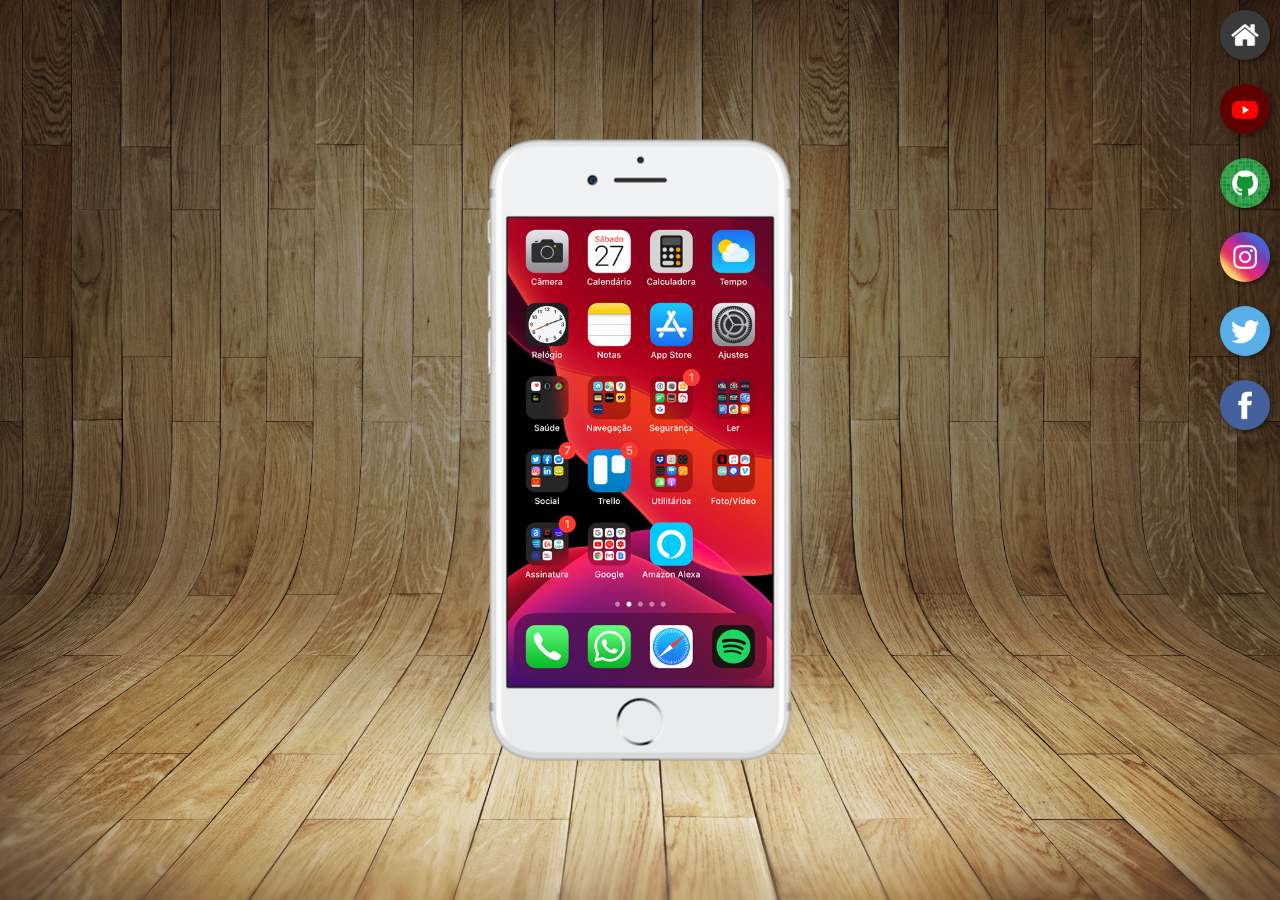
<file: index.html>
<!DOCTYPE html>
<html lang="pt-br">
<head>
    <meta charset="UTF-8">
    <meta http-equiv="X-UA-Compatible" content="IE=edge">
    <meta name="viewport" content="width=device-width, initial-scale=1.0">
    <link rel="shortcut icon" href="favicon.ico" type="îmage/x-icon">
    <link rel="stylesheet" href="estilos/style.css">

    <title>ProjetoRedeSocial</title>
</head>
<body>
    <main>
        <section id="telefone">
            <iframe name="tela" id="tela" src="home.html" frameborder="0"><p>Seu navegador não é compativel.</p></iframe>
        </section>
        <section id="redes-sociais">
            <a href="home.html" target="tela"><img src="imagens/logo-home.jpg" alt="Home"></a><br>
            <a href="youtube.html" target="tela"><img src="imagens/logo-youtube.jpg" alt="YouTube"></a><br>
            <a href="github.html" target="tela"><img src="imagens/logo-github.jpg" alt="GitHub"></a><br>
            <a href="instagram.html" target="tela"><img src="imagens/logo-instagram.jpg" alt="Instagram"></a><br>
            <a href="twitter.html" target="tela"><img src="imagens/logo-twitter.jpg" alt="Twitter"></a><br>
            <a href="facebook.html" target="tela"><img src="imagens/logo-facebook.jpg" alt="Facebook"></a>
        </section>
    </main>
</body>
</html>
</file>
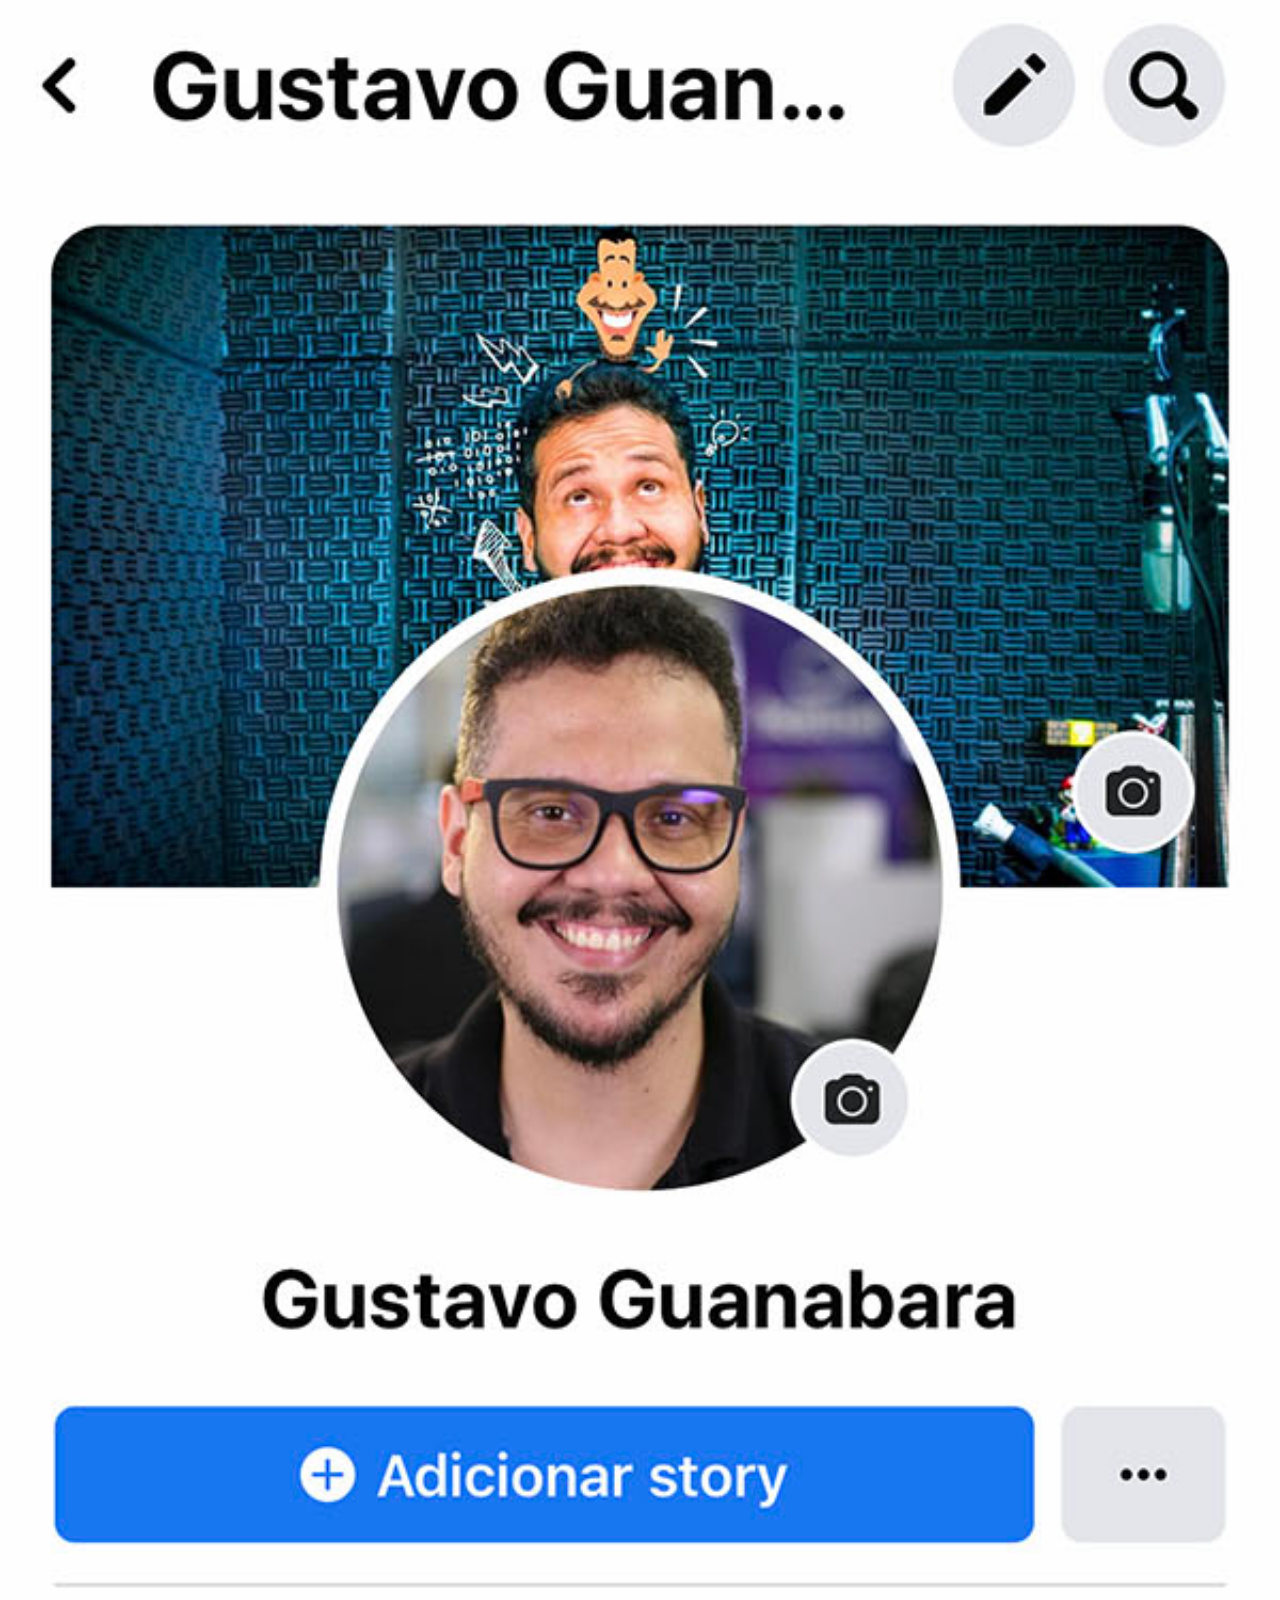
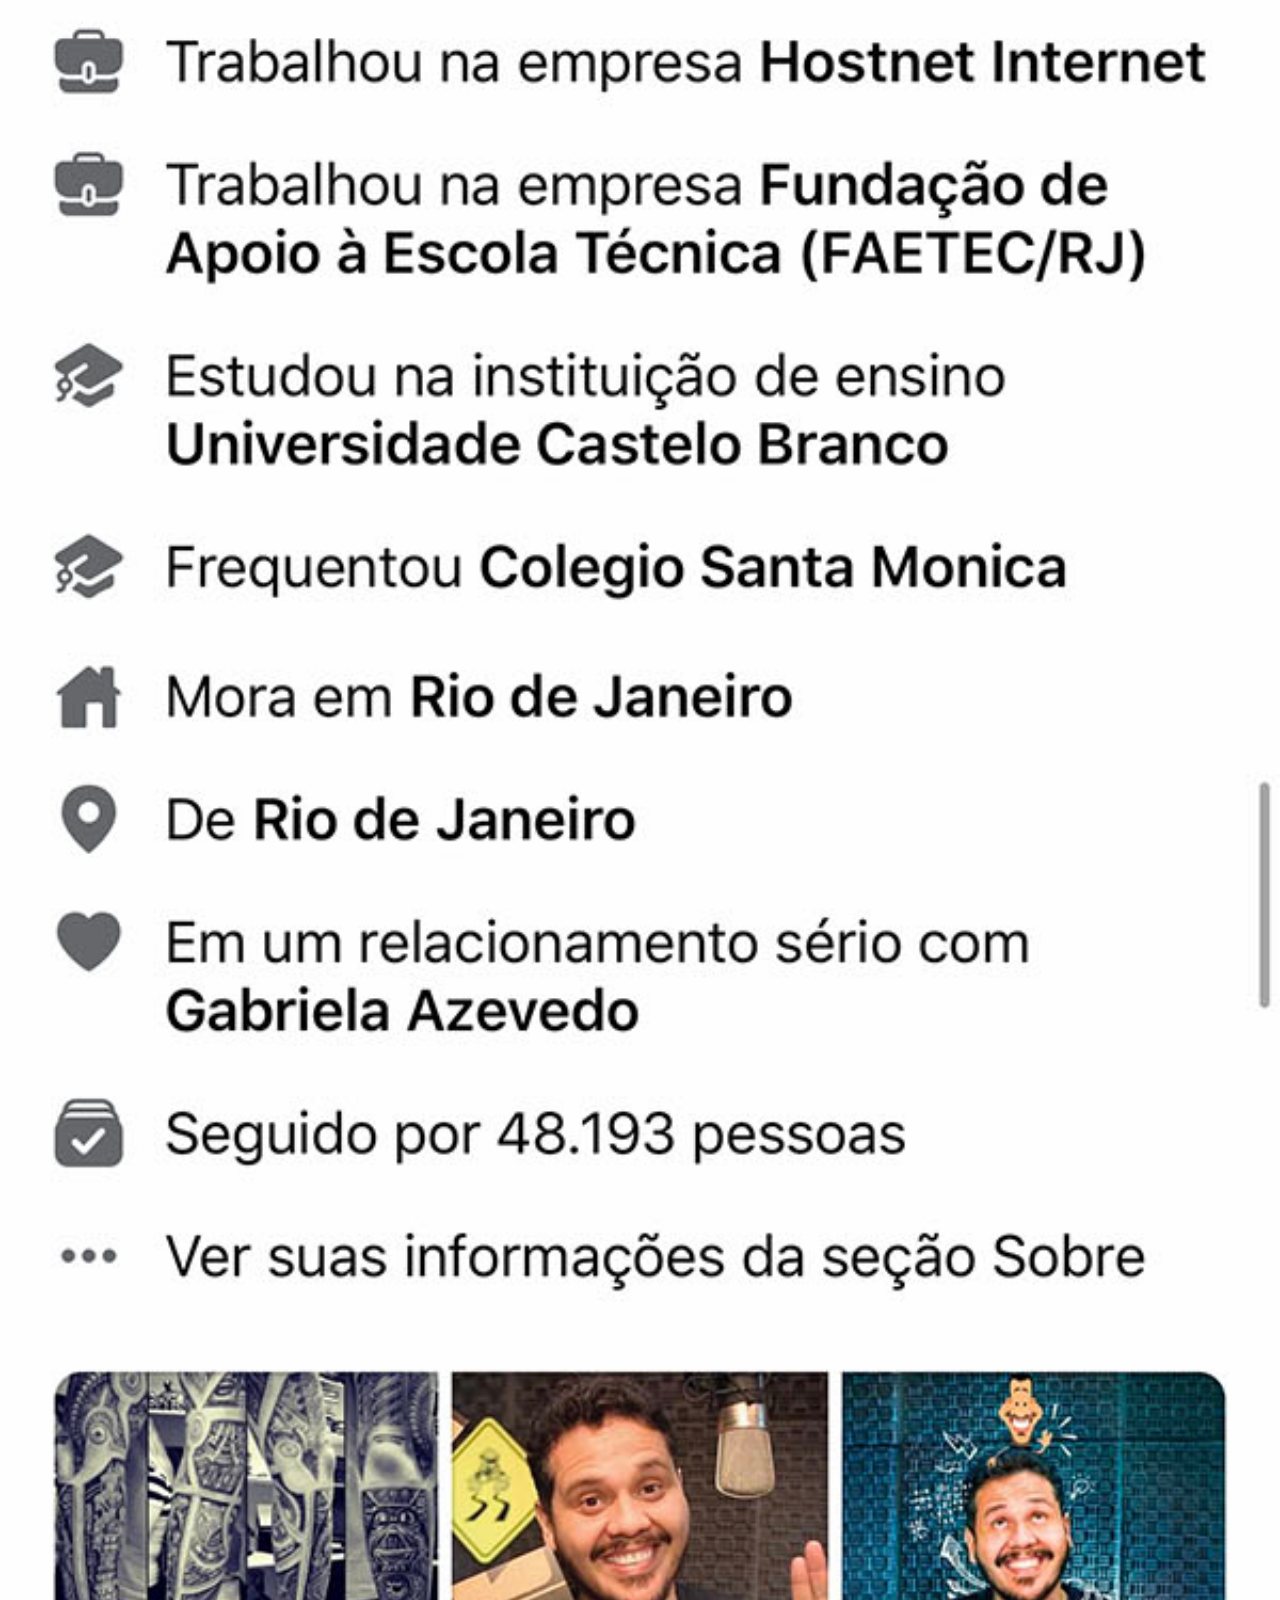
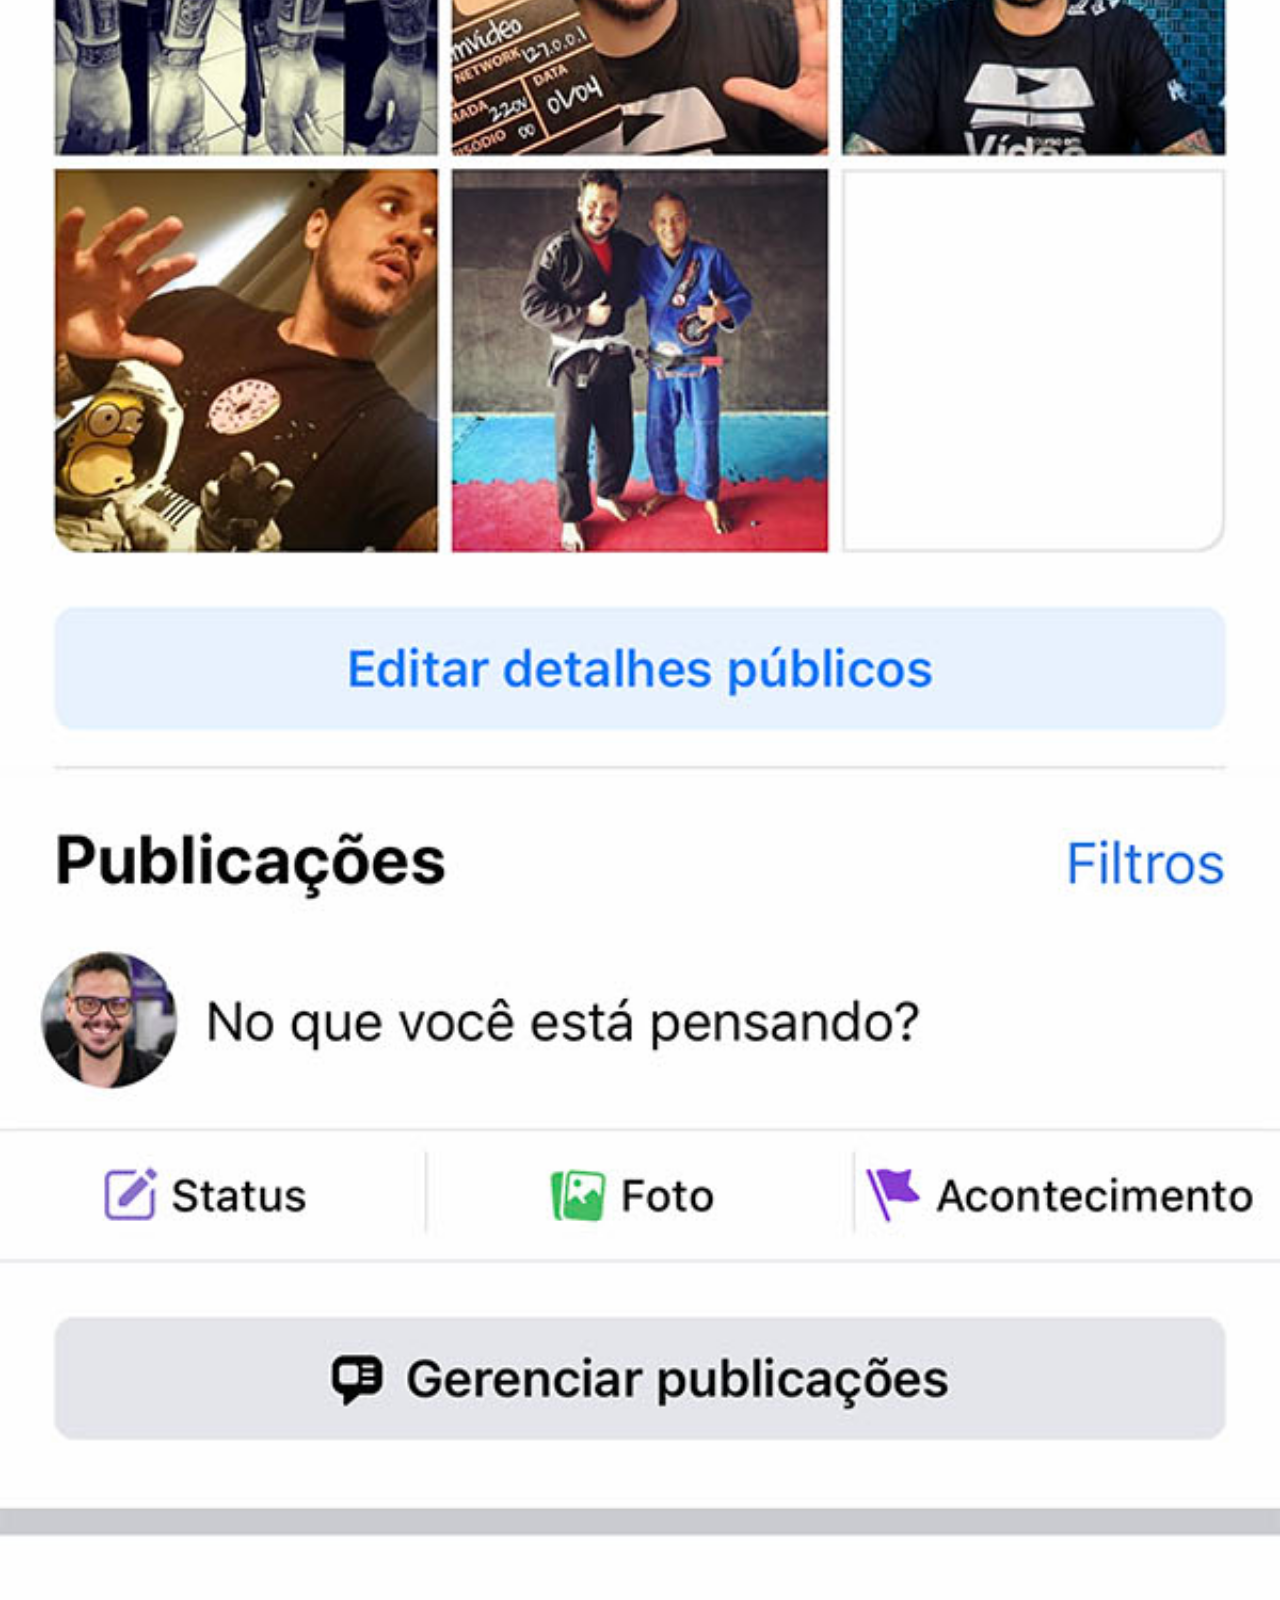
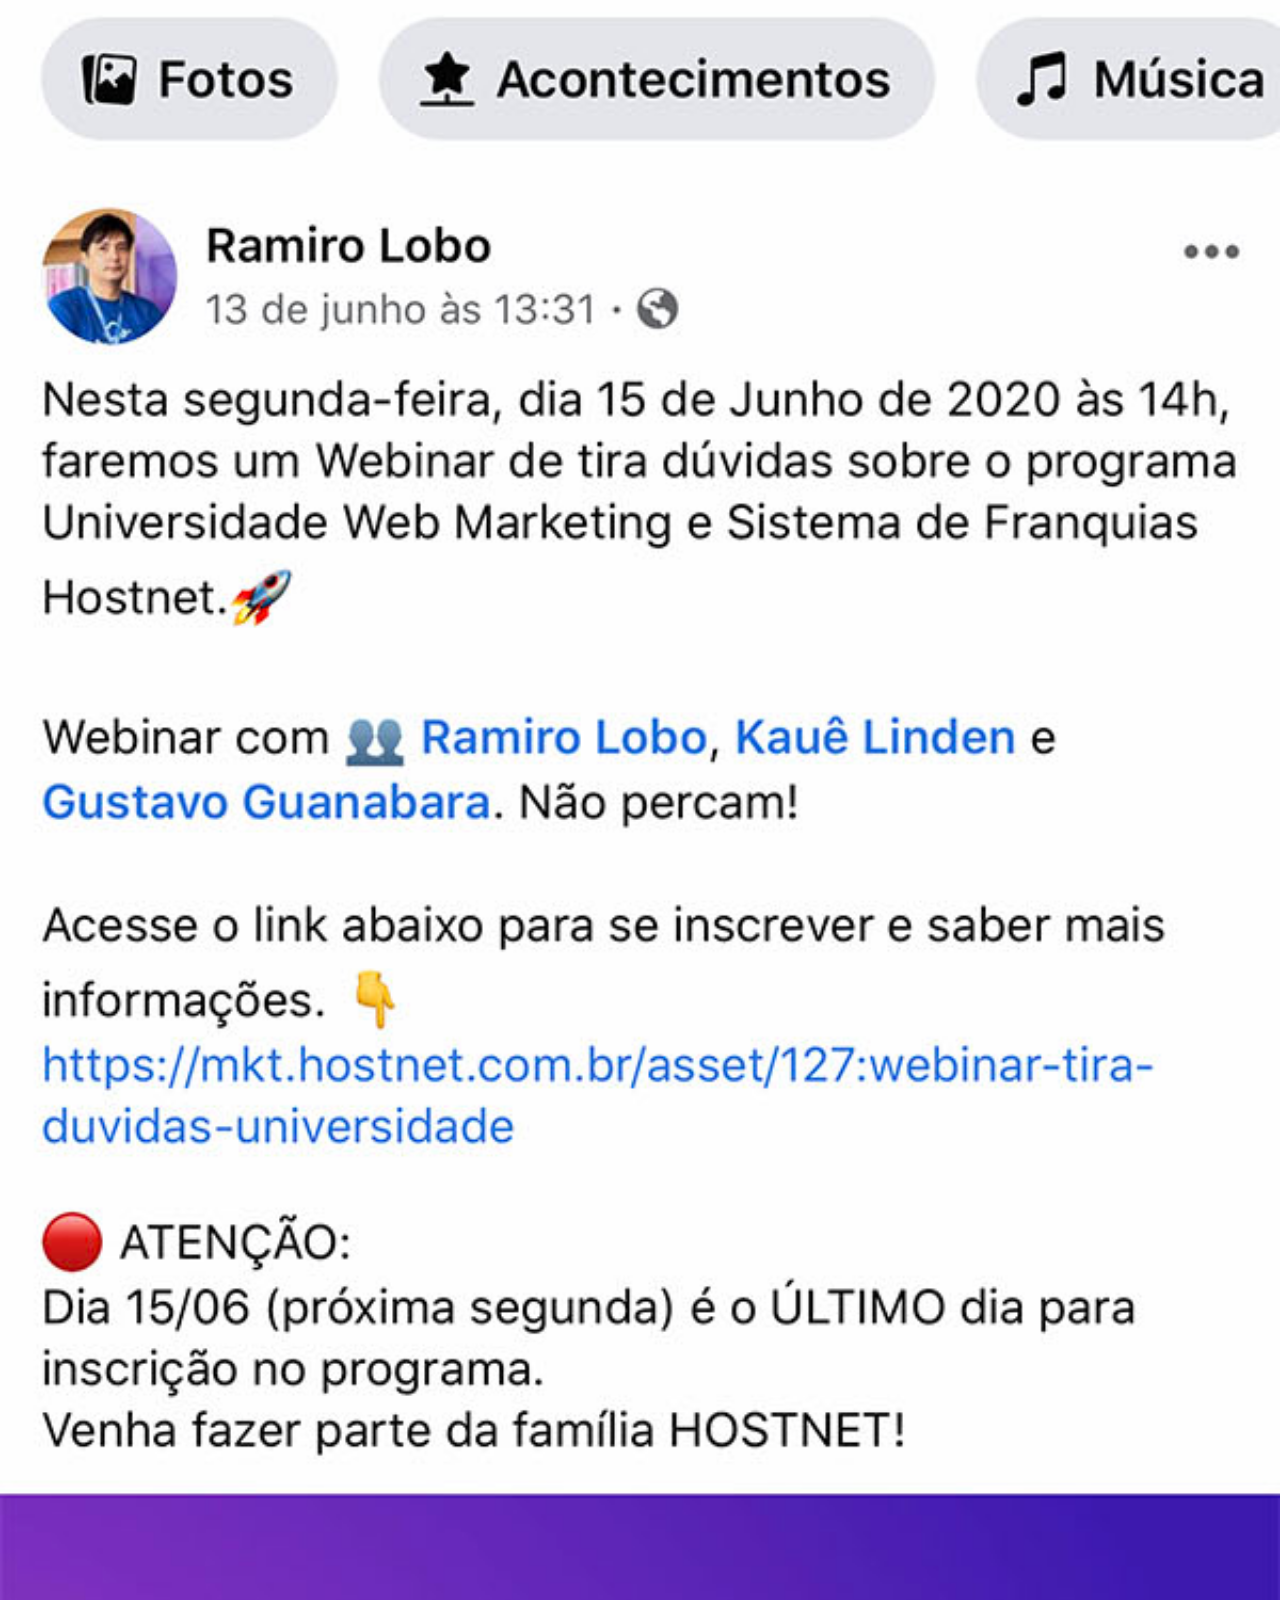
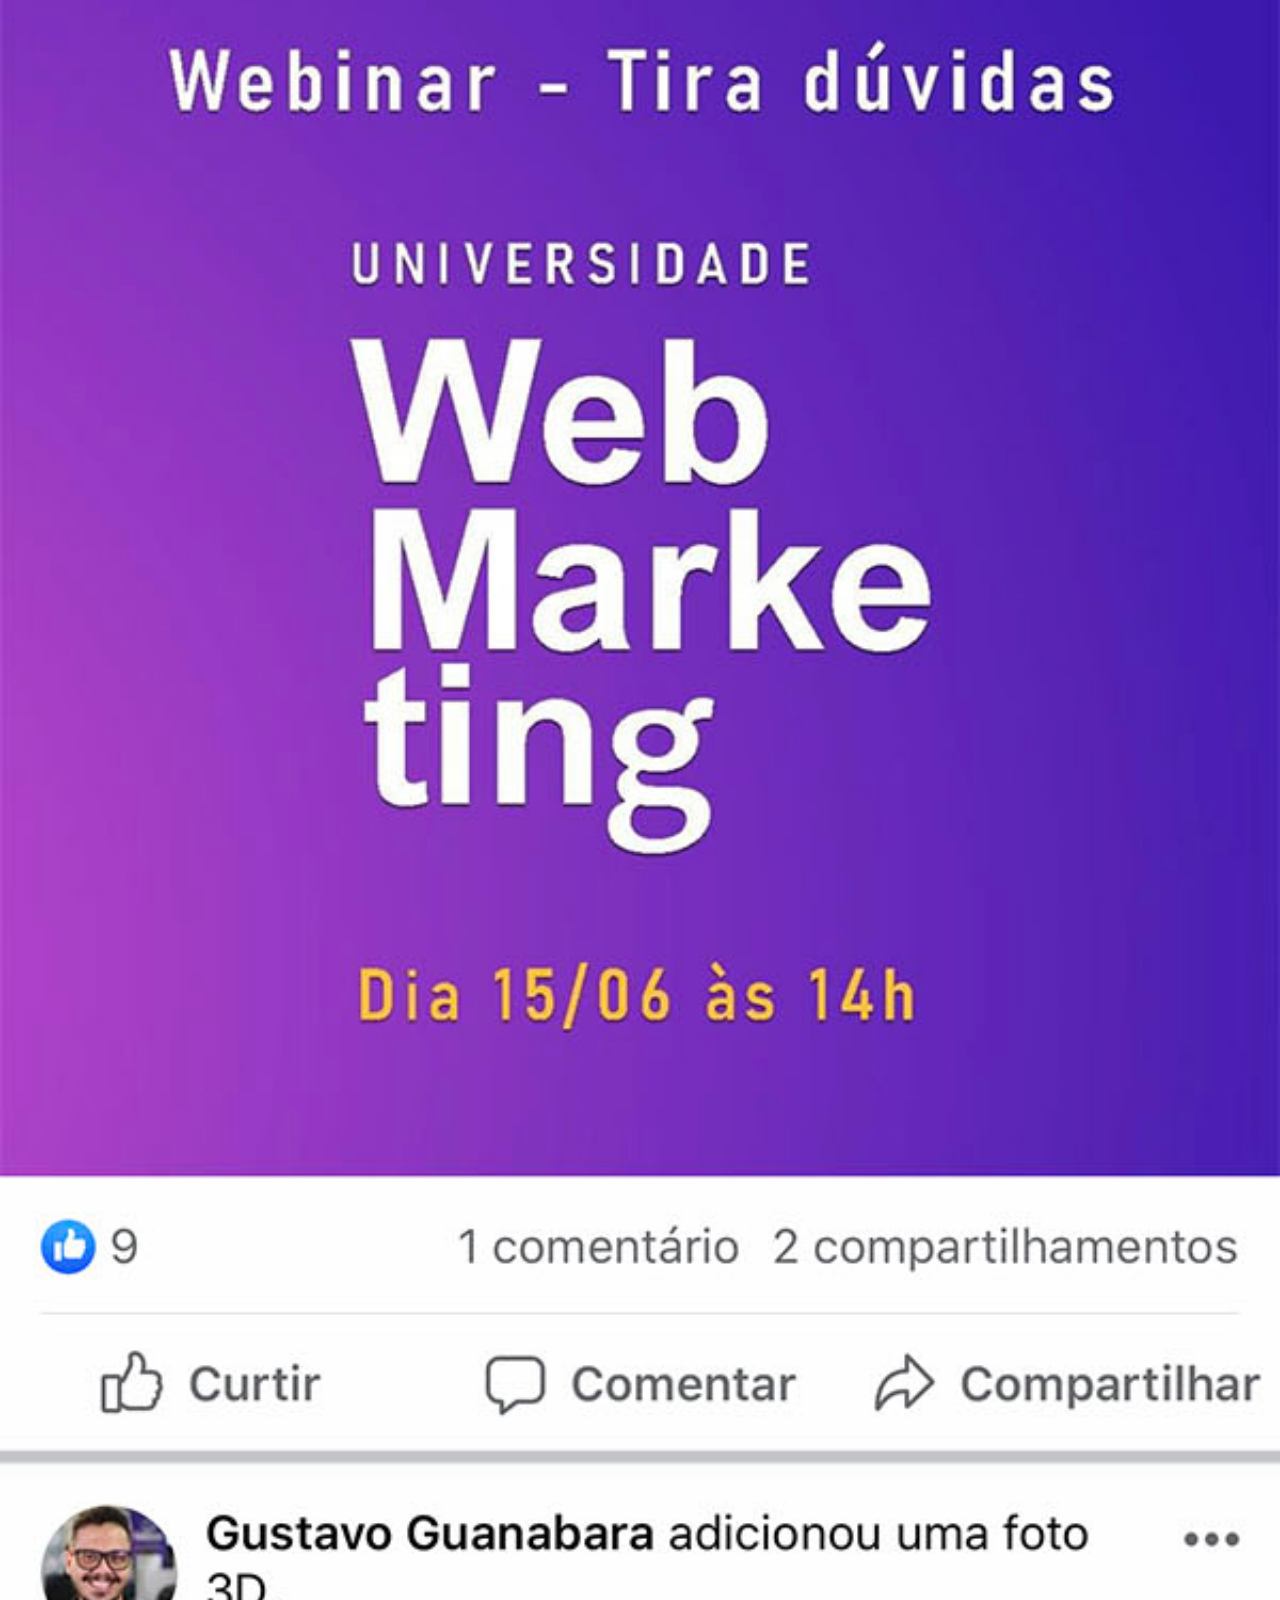
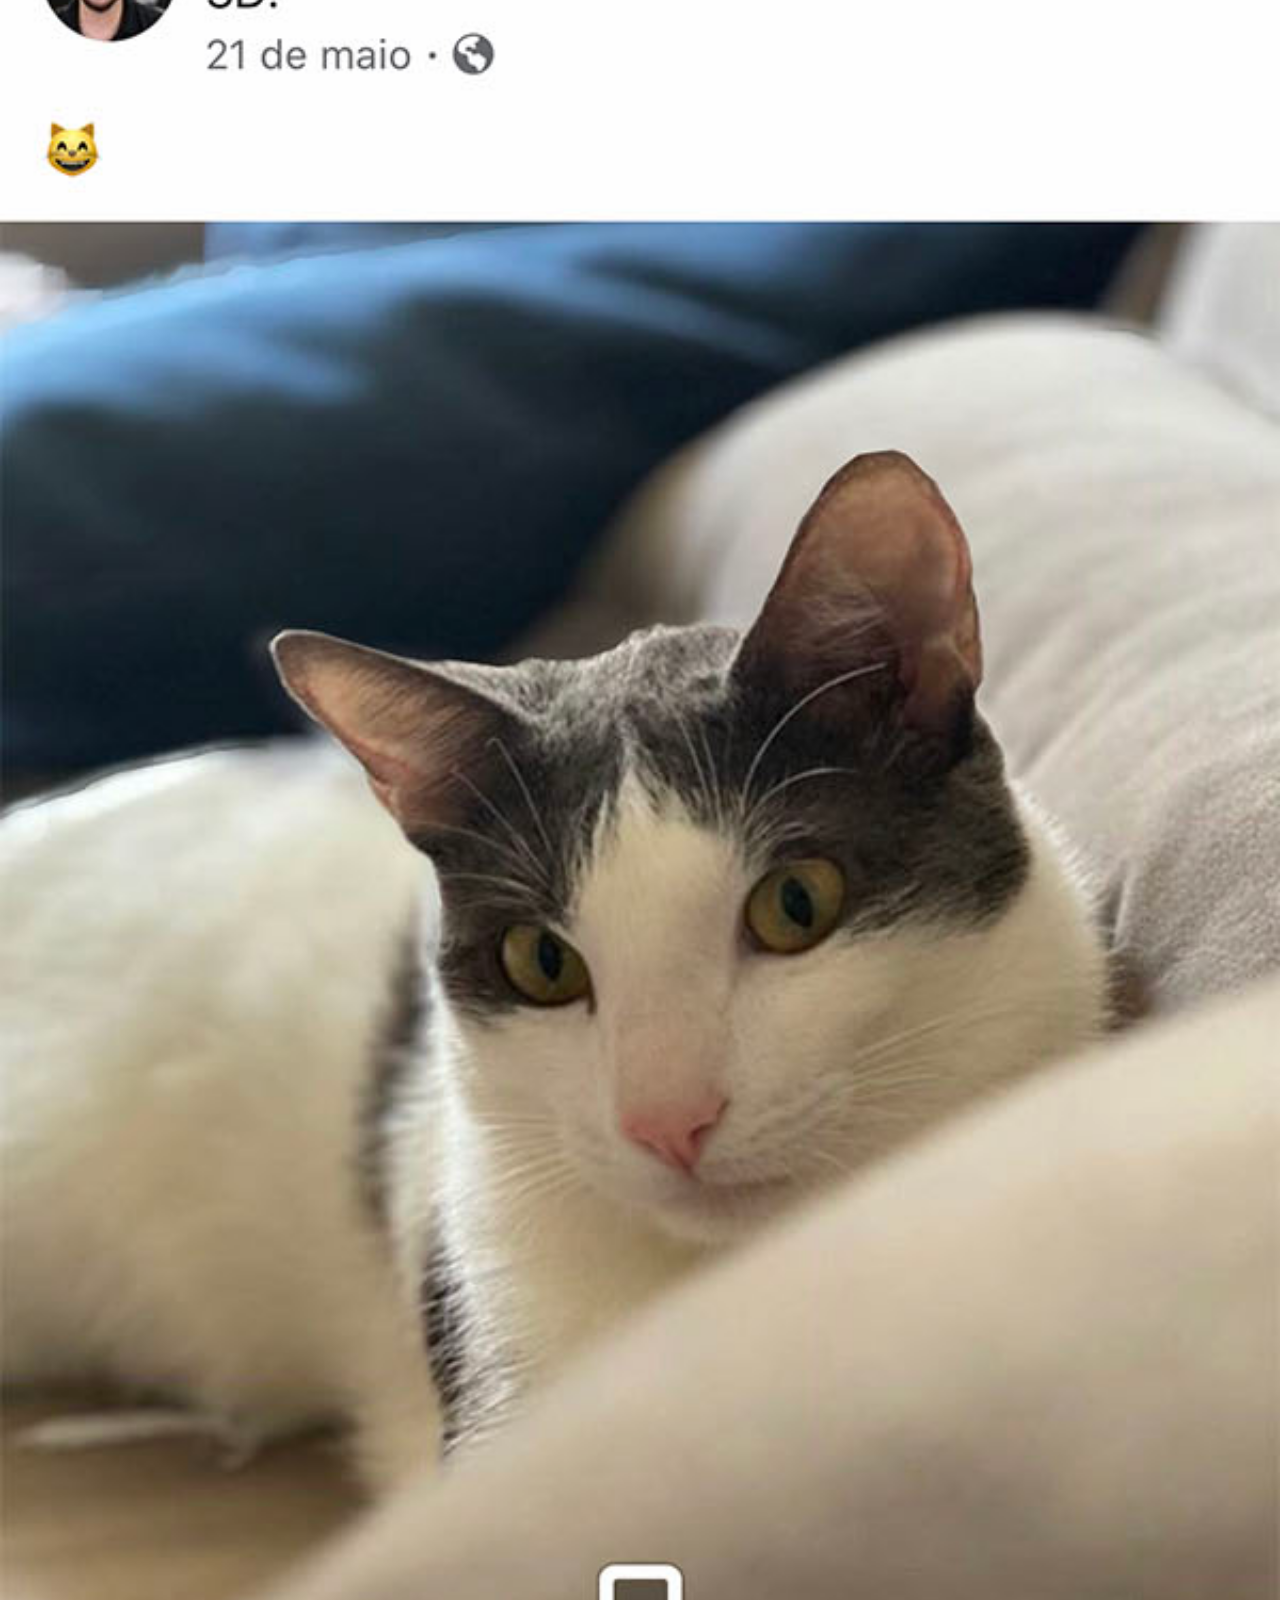
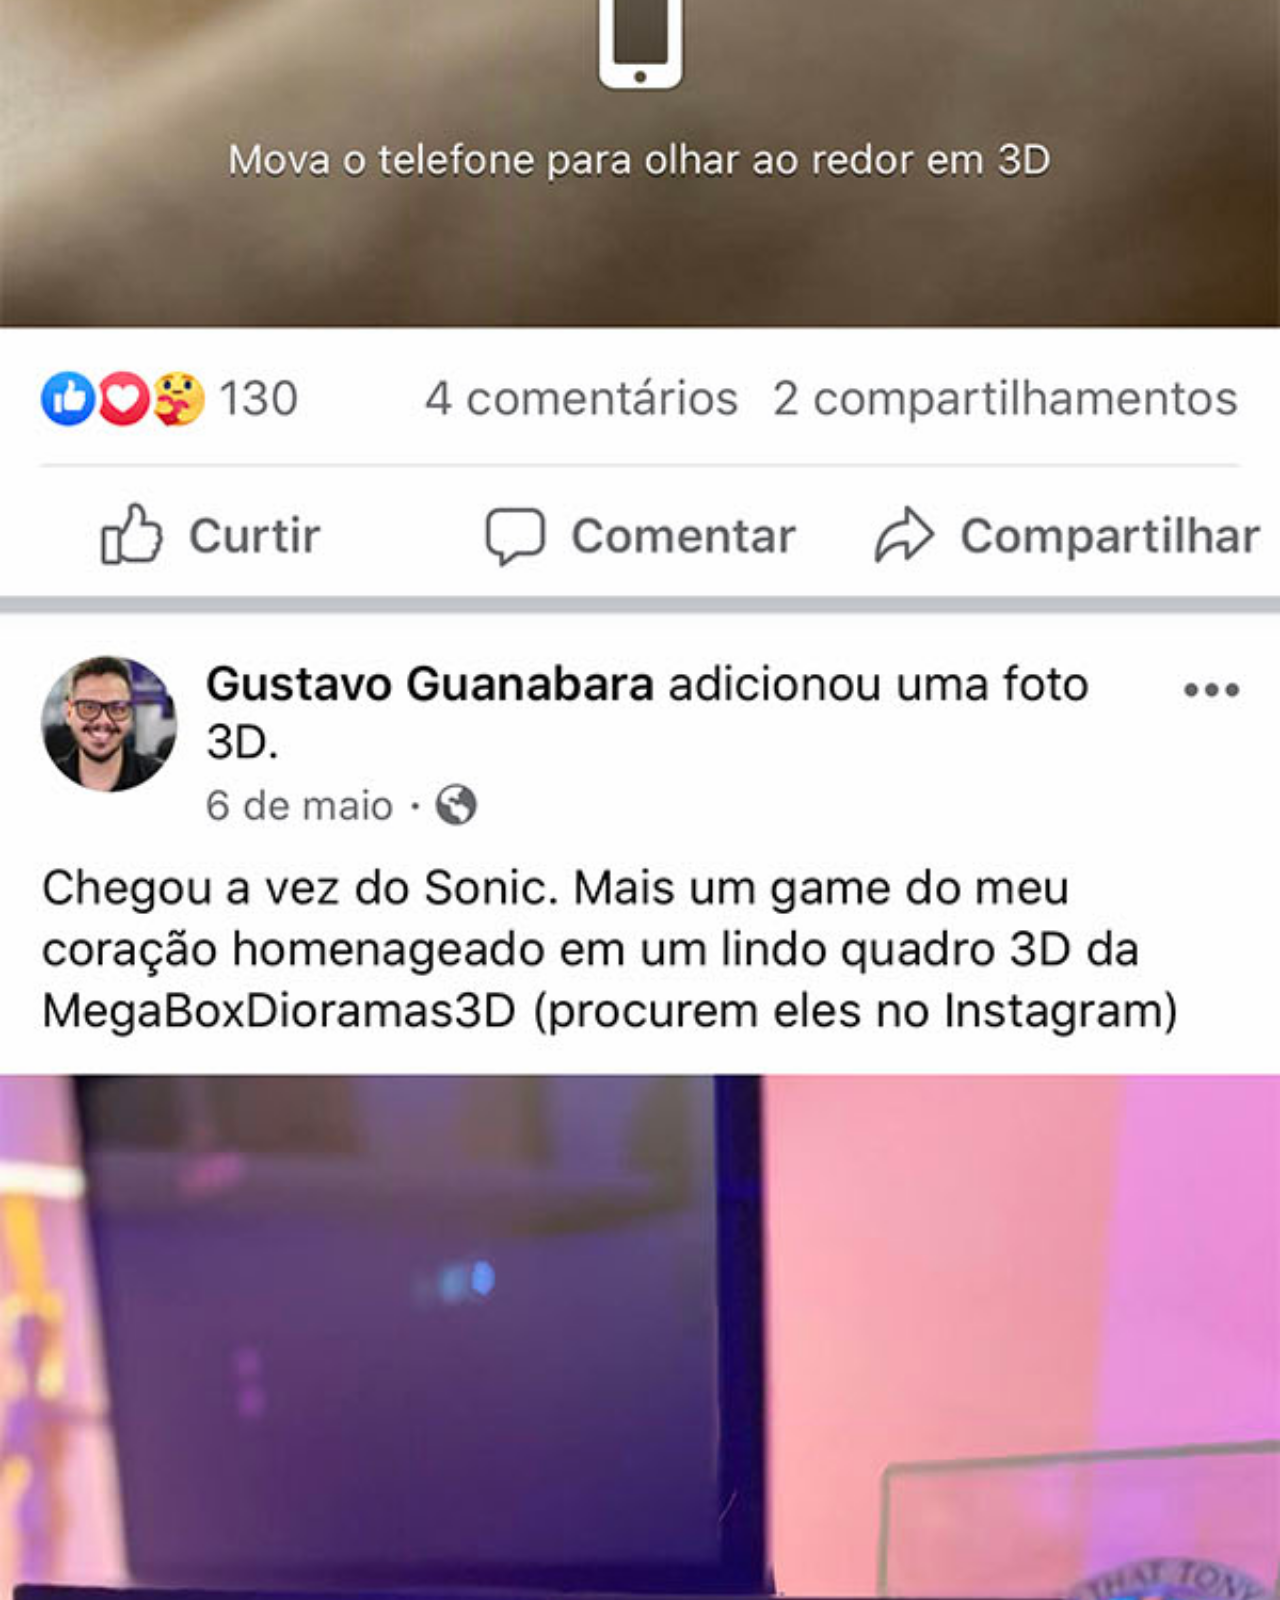
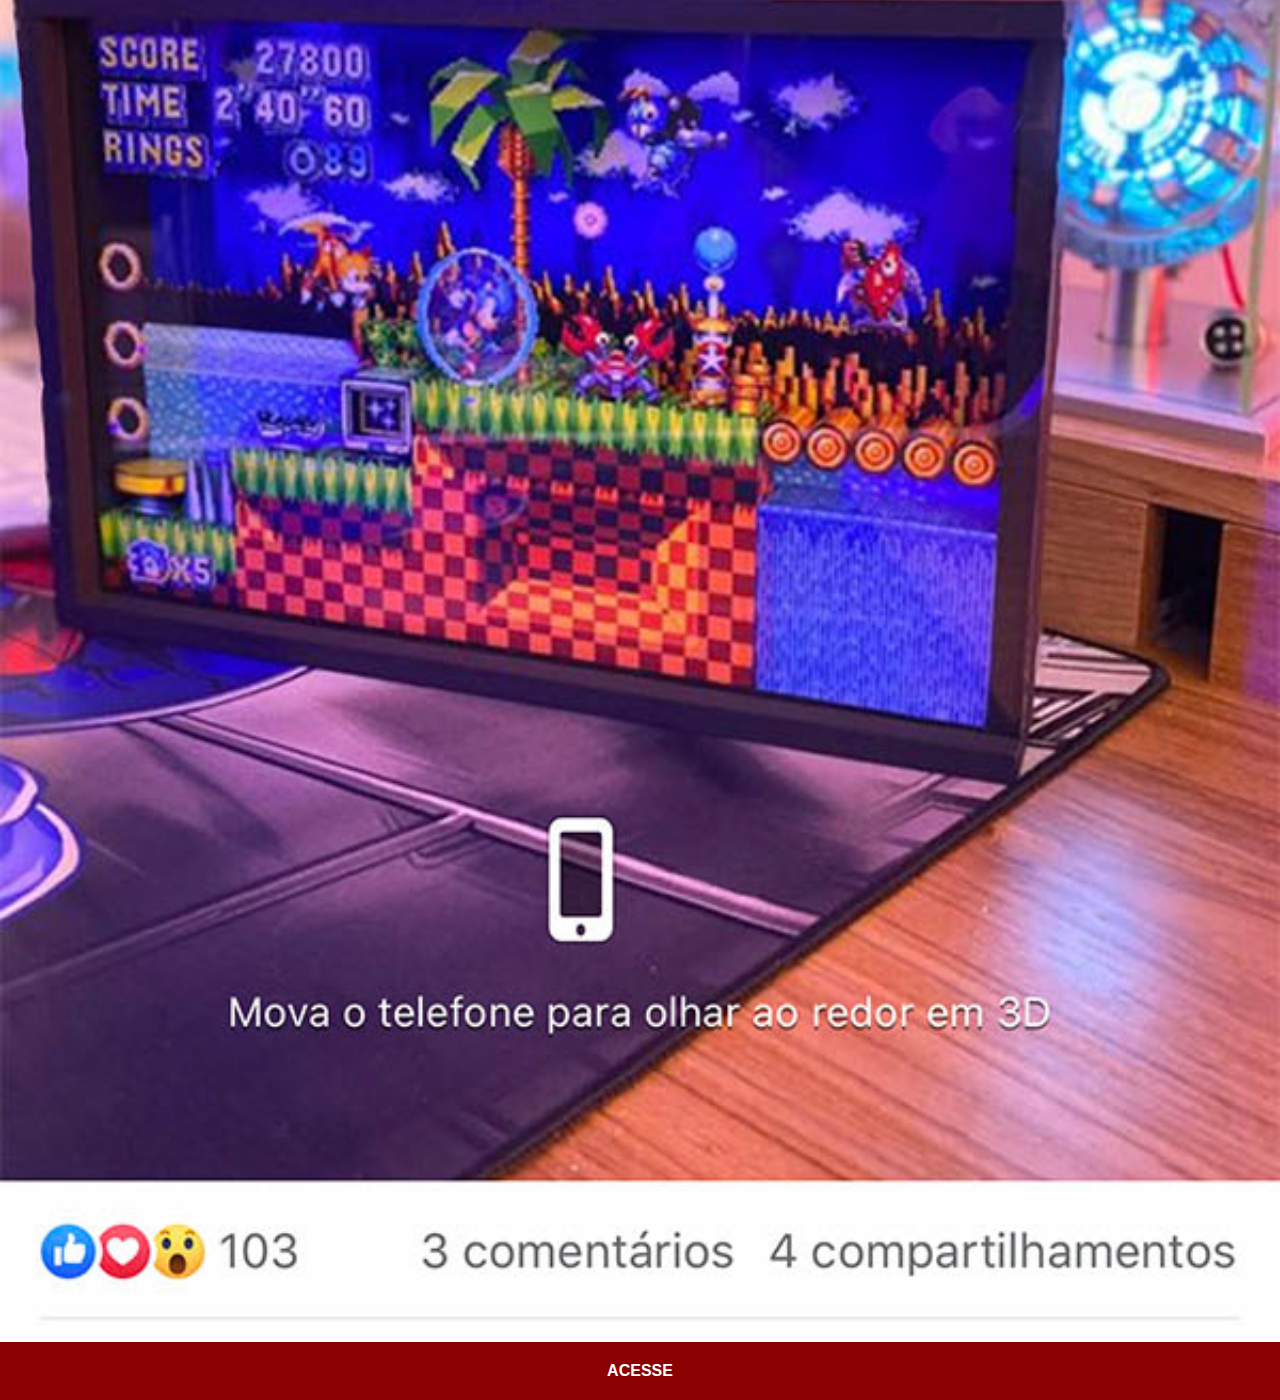
<file: facebook.html>
<!DOCTYPE html>
<html lang="en">
<head>
    <meta charset="UTF-8">
    <meta http-equiv="X-UA-Compatible" content="IE=edge">
    <meta name="viewport" content="width=device-width, initial-scale=1.0">
    <link rel="stylesheet" href="telaimagens.css">
    <title>Facebook</title>
</head>
<body>
    <img src="imagens/tela-facebook.jpg" alt="Facebook">
    <a href="https://www.facebook.com" target="_blank">ACESSE</a>
</body>
</html>
</file>
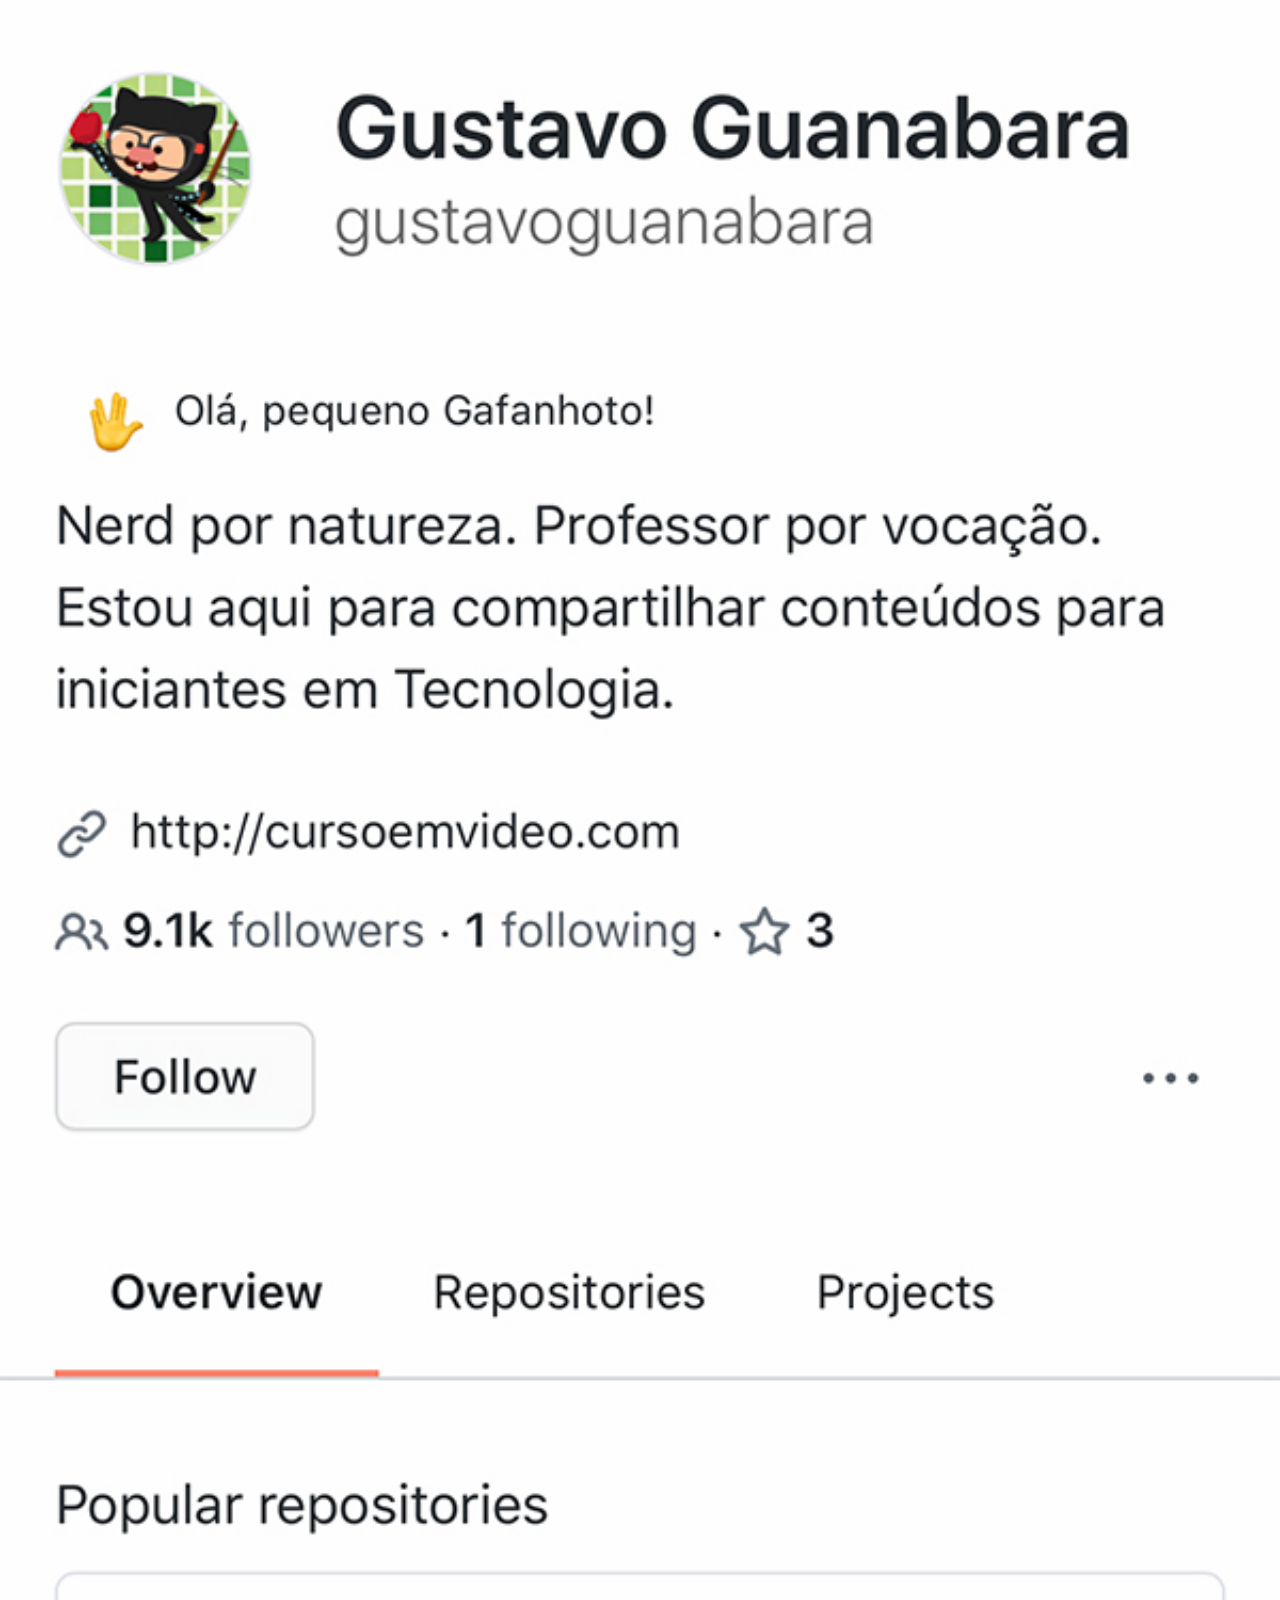
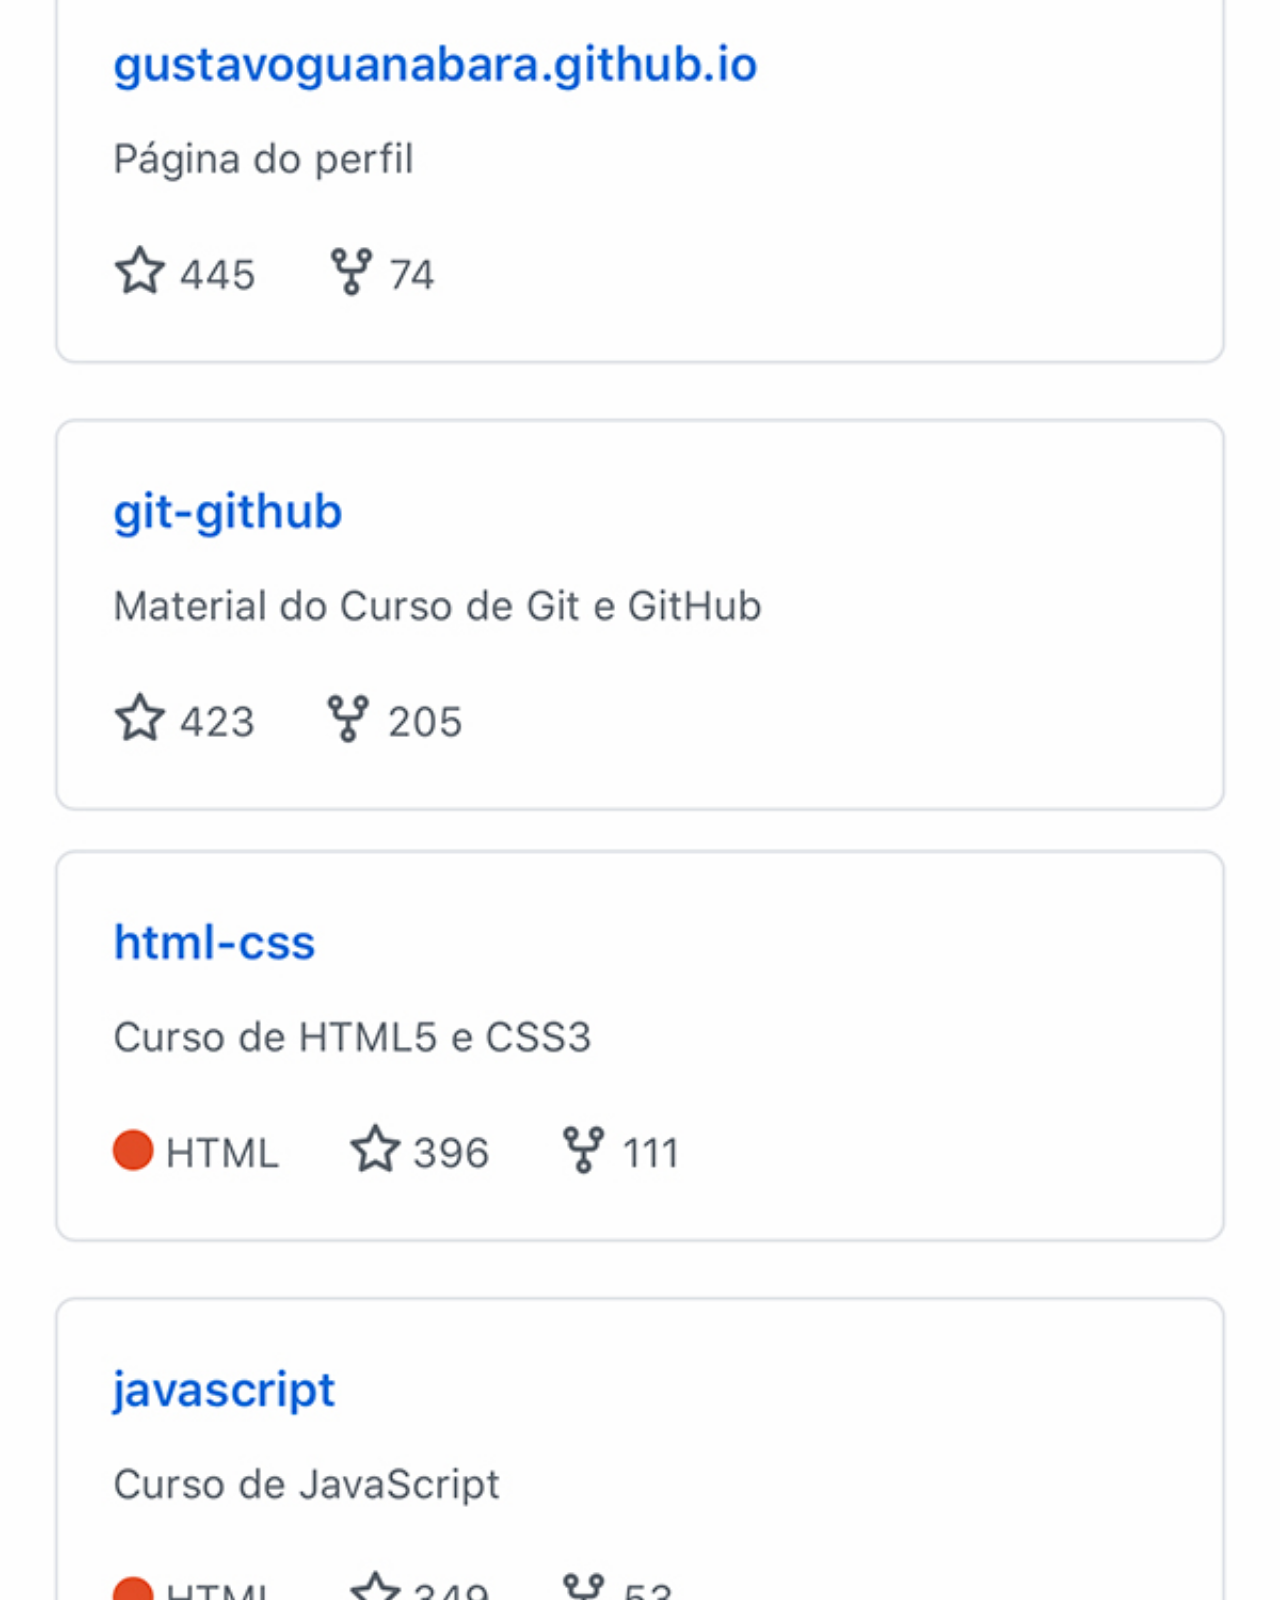
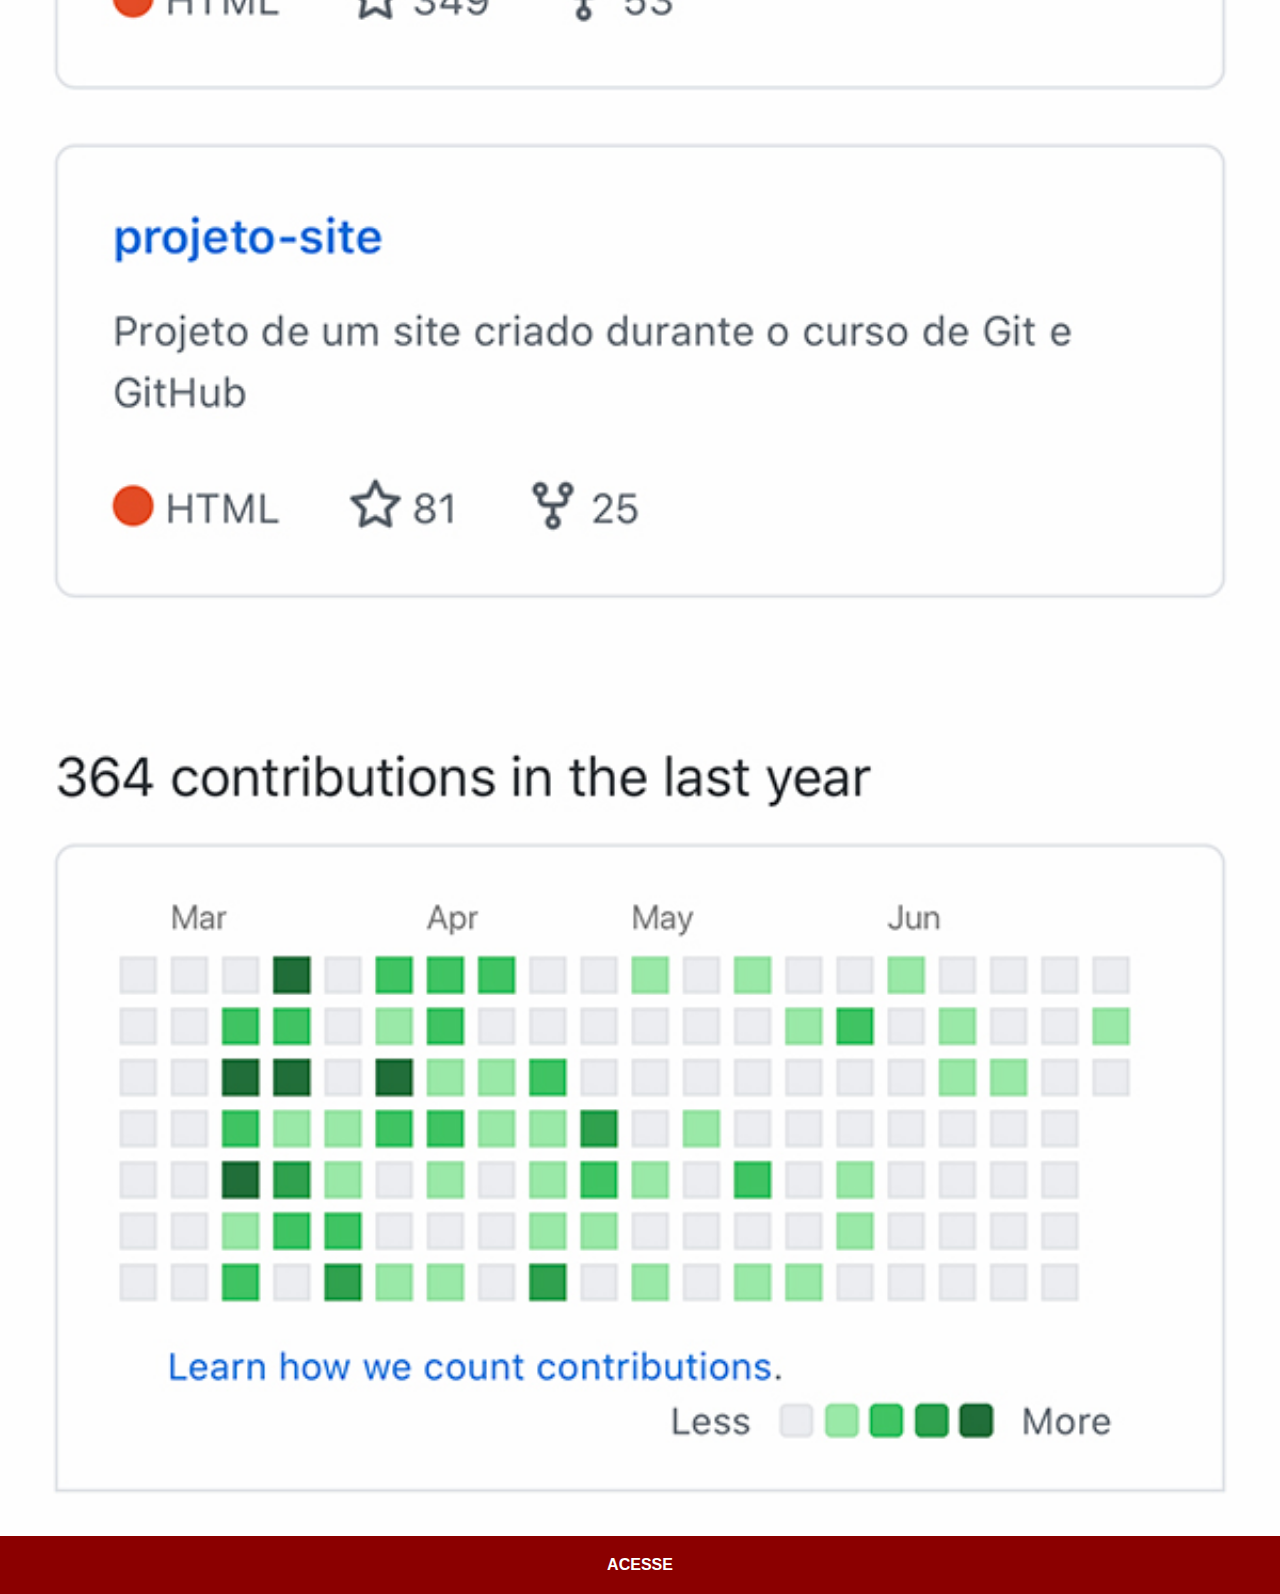
<file: github.html>
<!DOCTYPE html>
<html lang="en">
<head>
    <meta charset="UTF-8">
    <meta http-equiv="X-UA-Compatible" content="IE=edge">
    <meta name="viewport" content="width=device-width, initial-scale=1.0">
    <link rel="stylesheet" href="telaimagens.css">
    <title>GitHub</title>
</head>
<body>
    <img src="imagens/tela-github.jpg" alt="GitHub">
    <a href="https://www.github.git.io/gustavoguanabara" target="_blank">ACESSE</a>
</body>
</html>
</file>
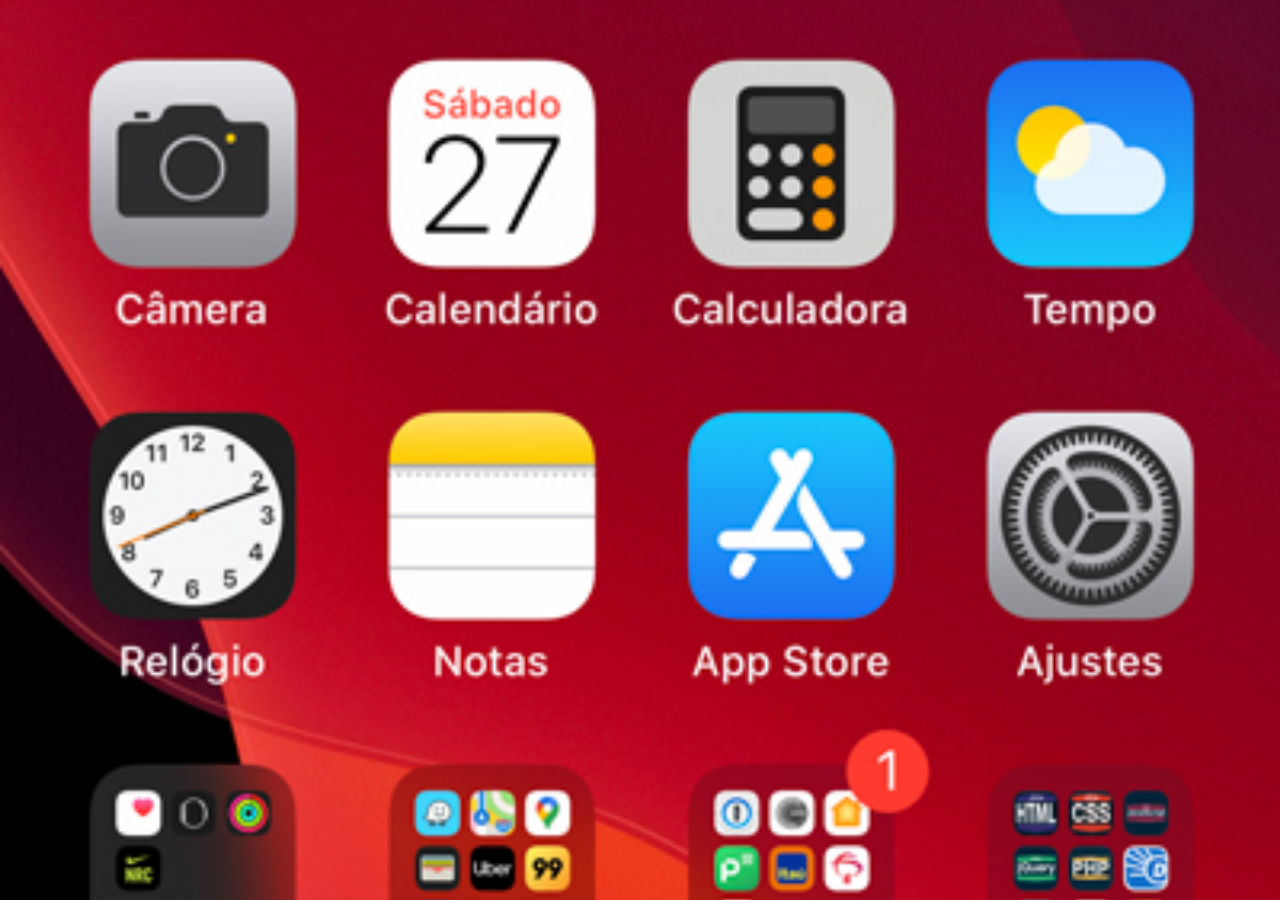
<file: home.html>
<!DOCTYPE html>
<html lang="pt-br">
<head>
    <meta charset="UTF-8">
    <meta http-equiv="X-UA-Compatible" content="IE=edge">
    <meta name="viewport" content="width=device-width, initial-scale=1.0">
    <title>Home</title>
</head>
<style>
    *{
        margin: 0px;
        padding: 0px;
    }
    body{
        width: 100vw;
        height: 100vh;
        background: black url('imagens/tela-home.jpg') no-repeat top center;
        background-size: cover;
    }
</style>
<body>
    
</body>
</html>
</file>
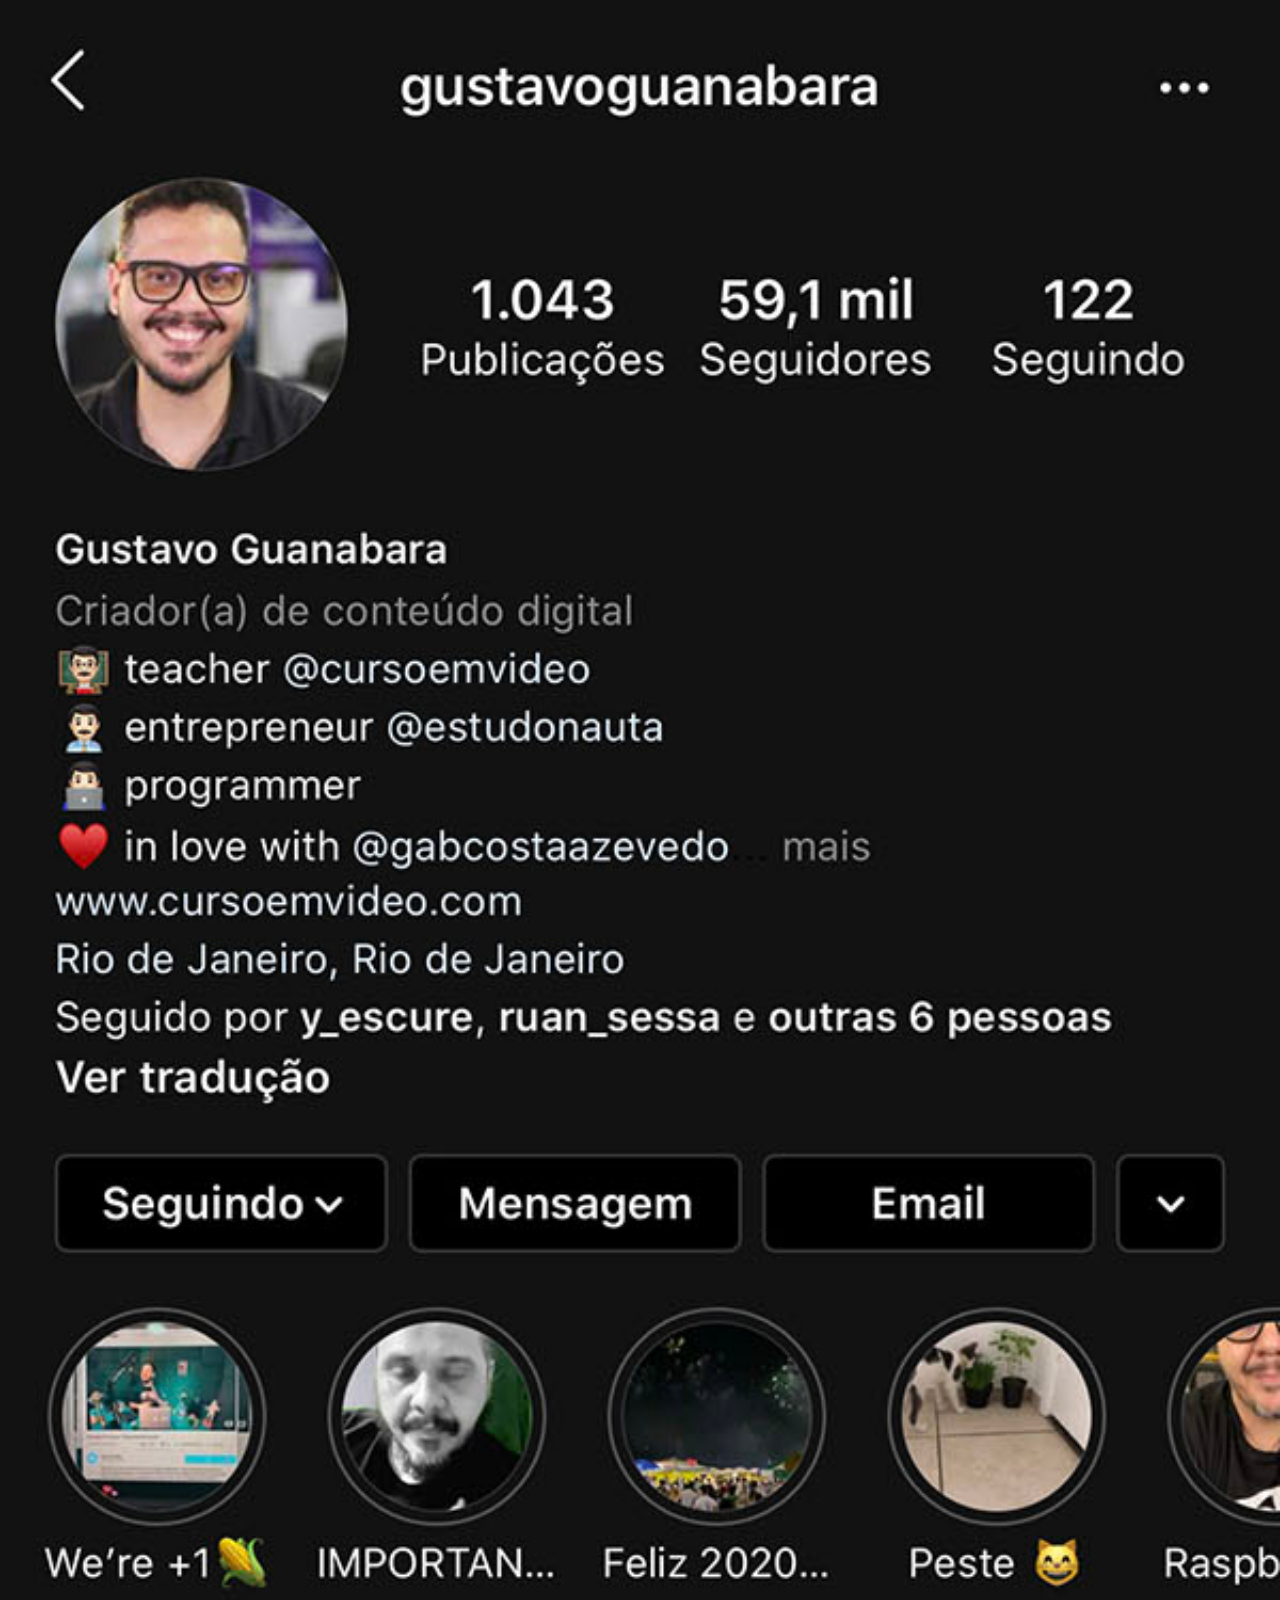
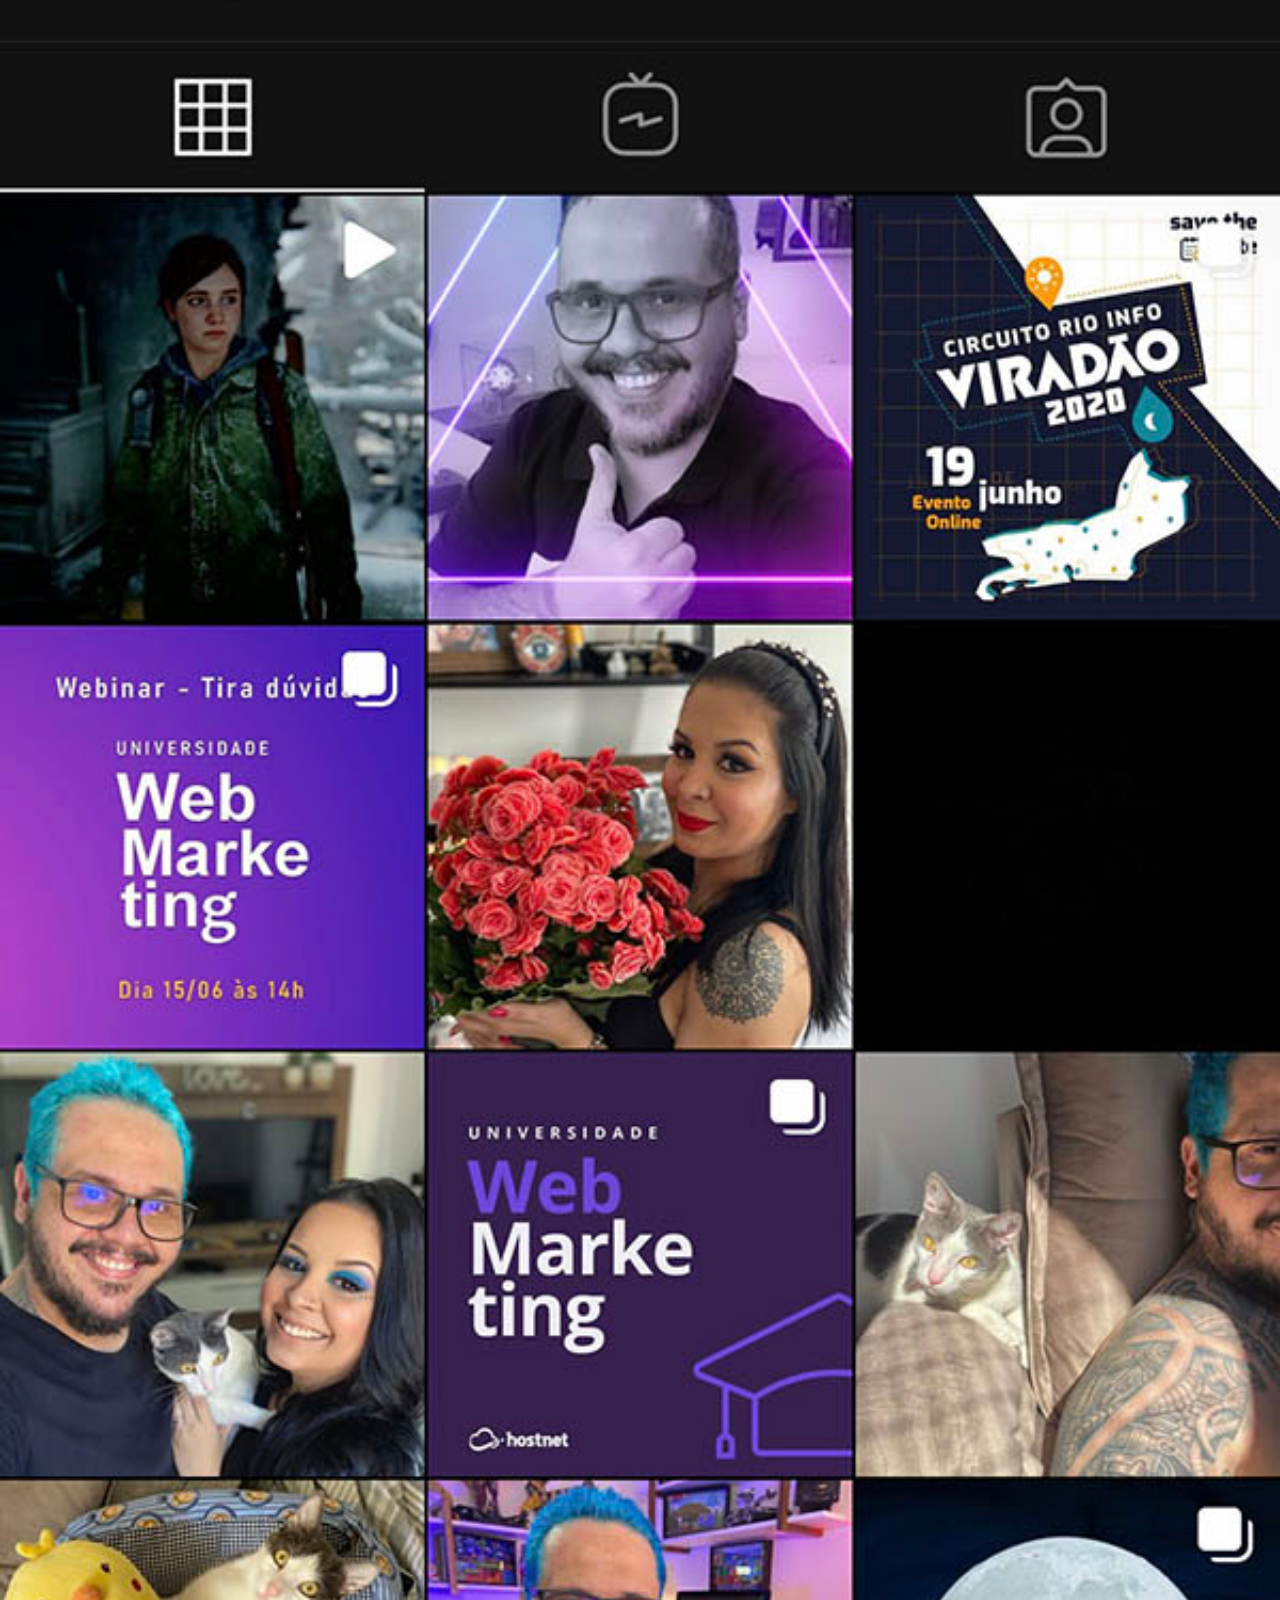
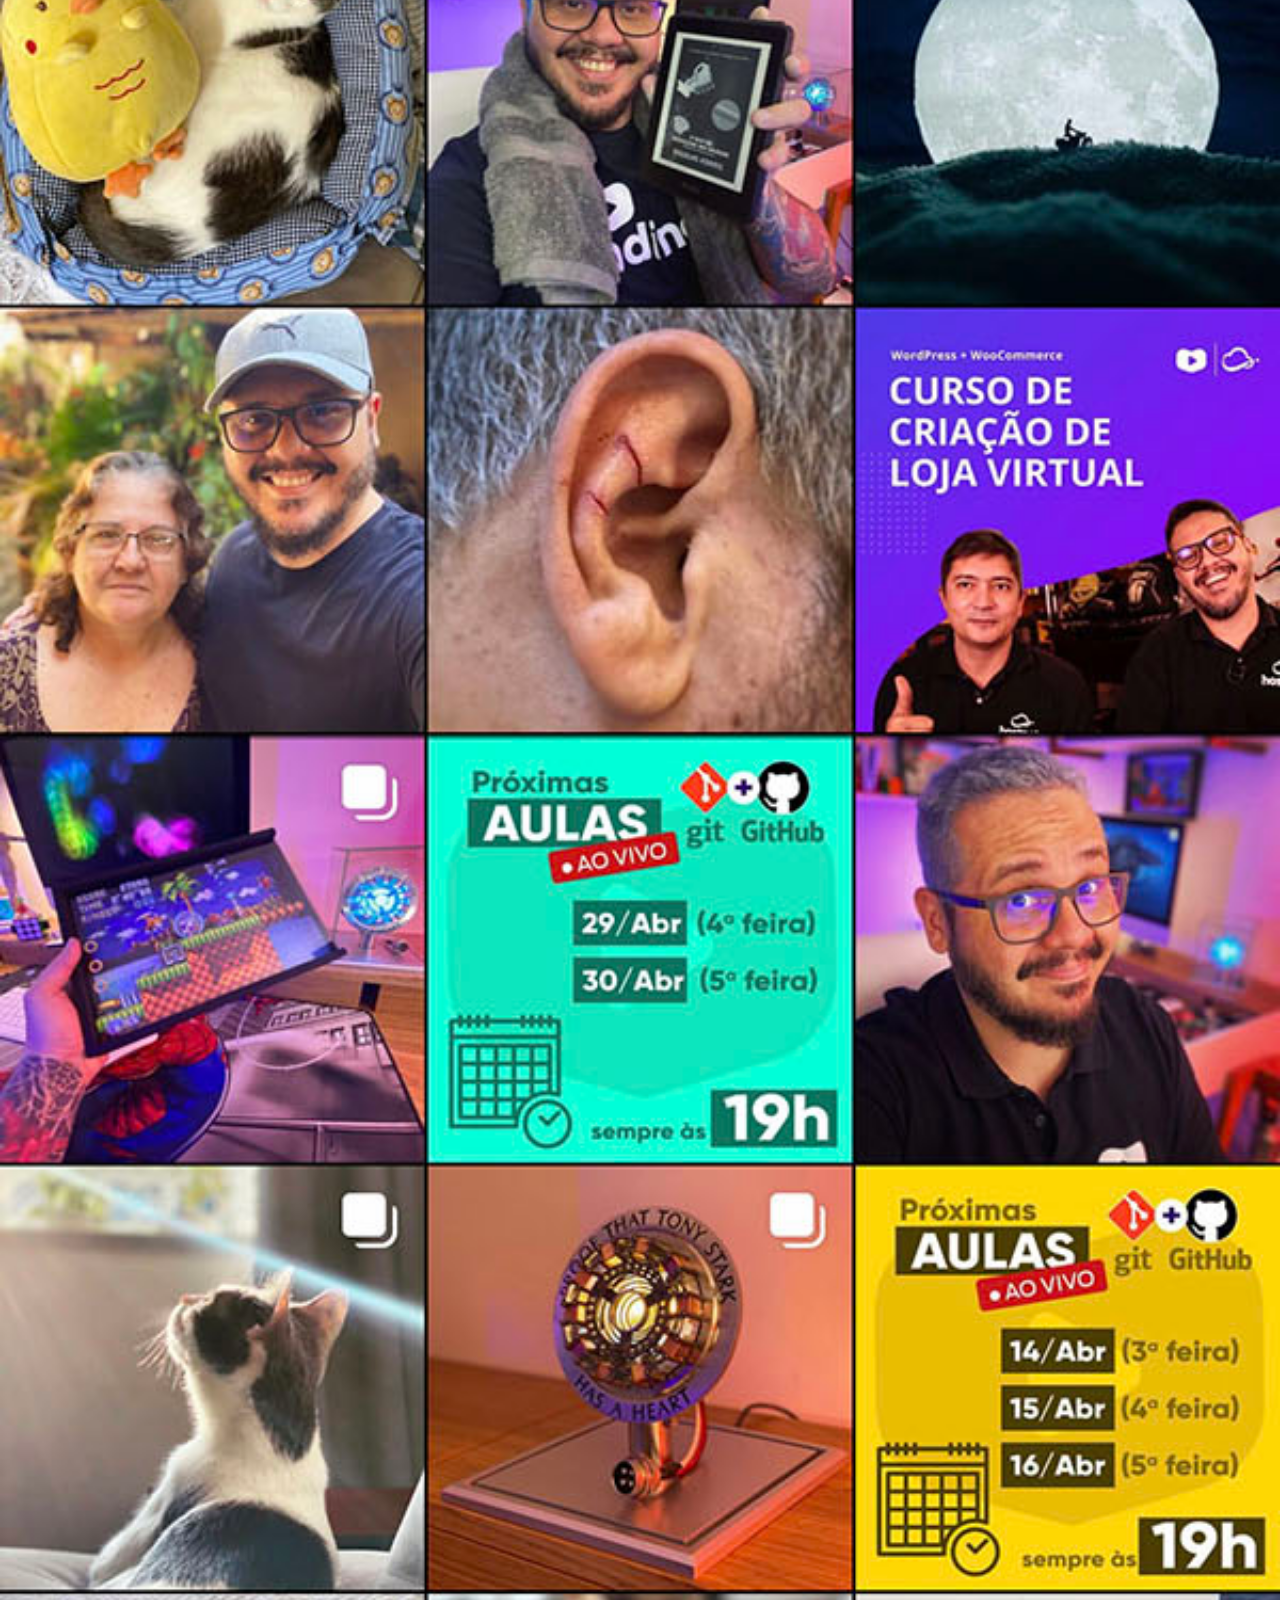
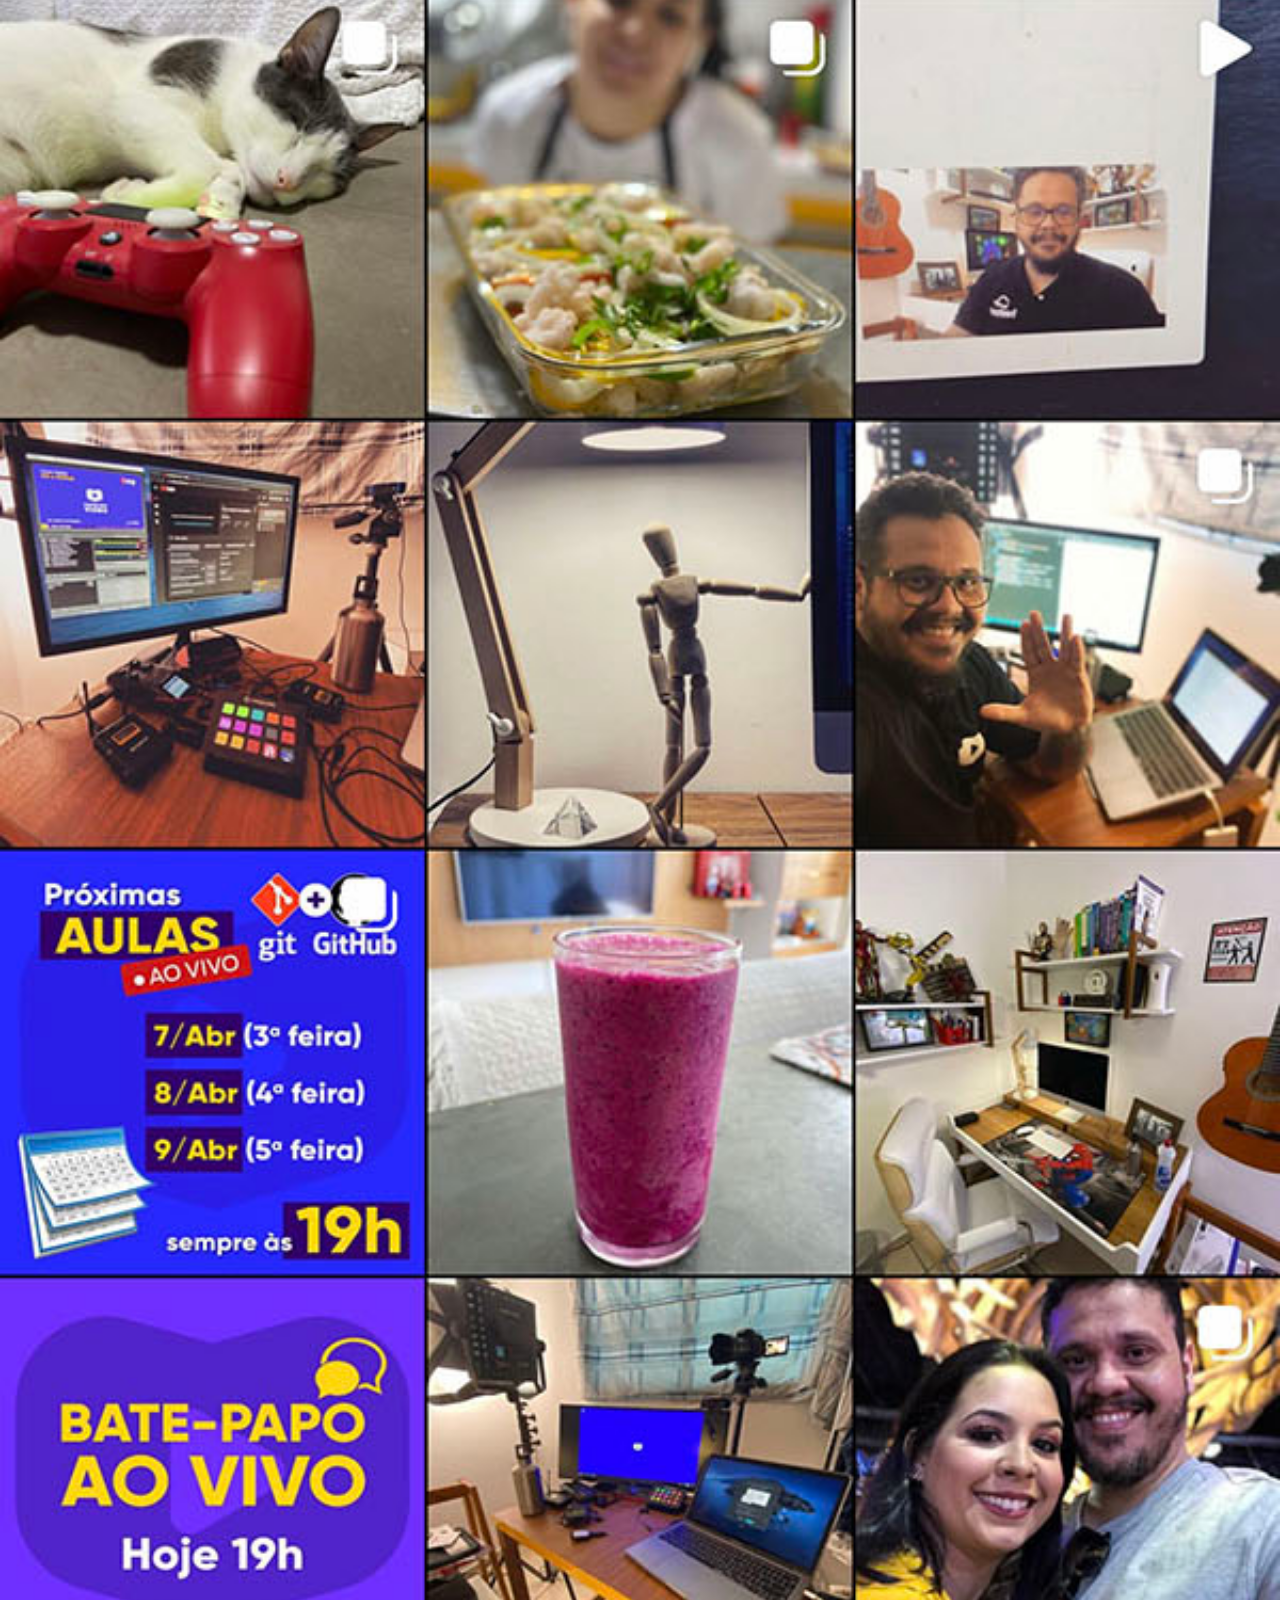
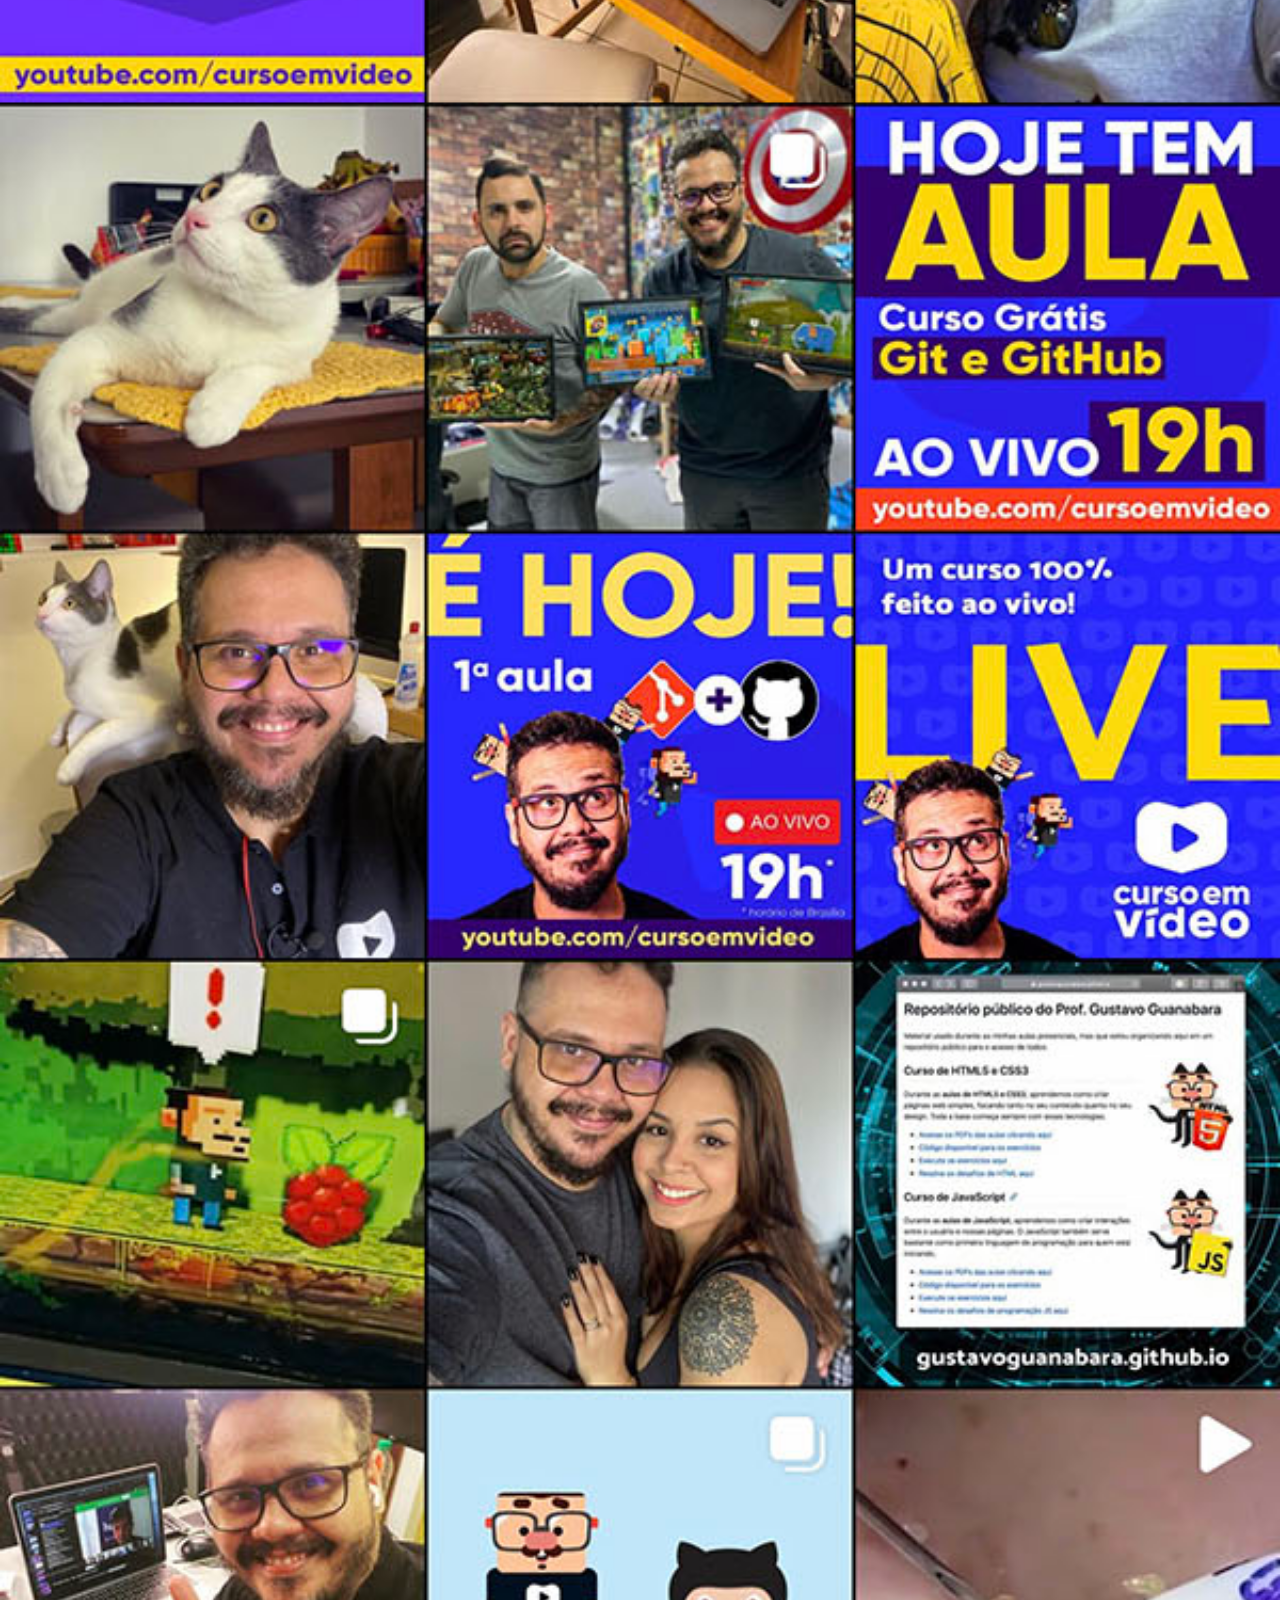
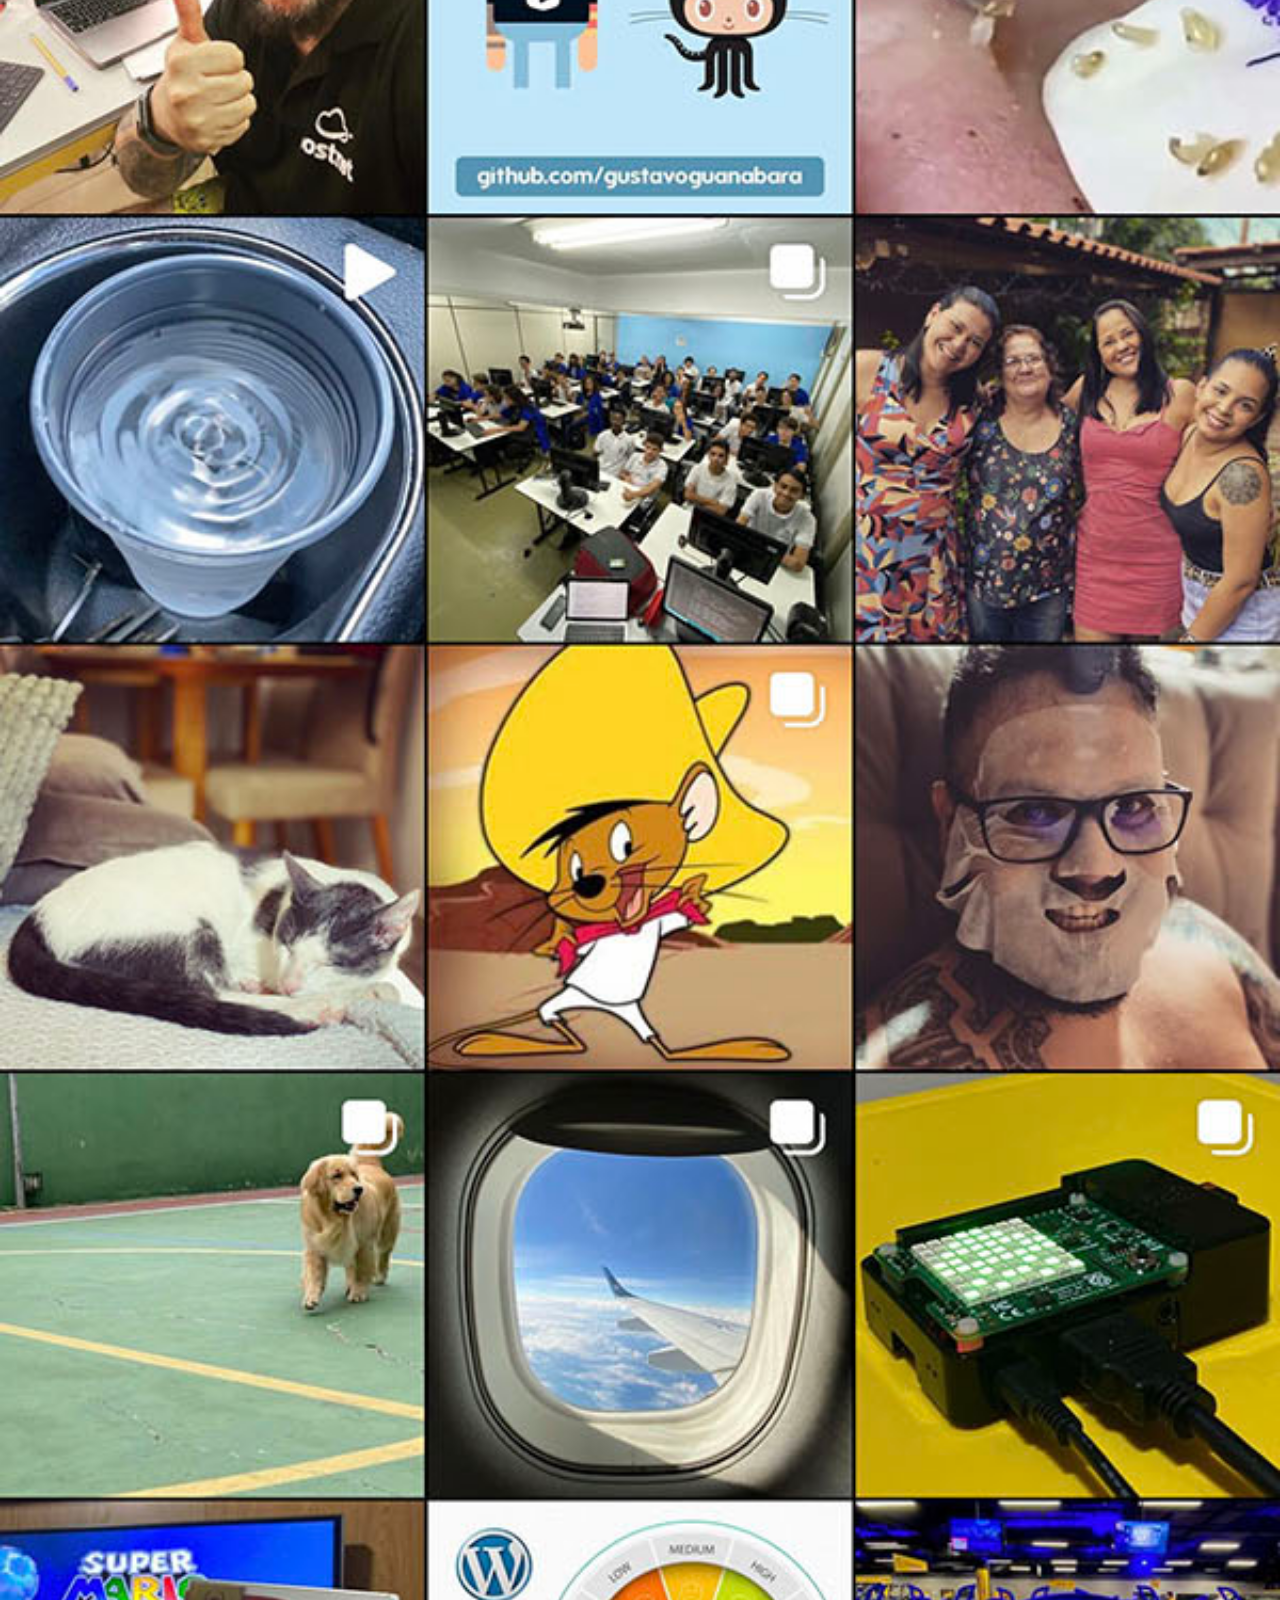
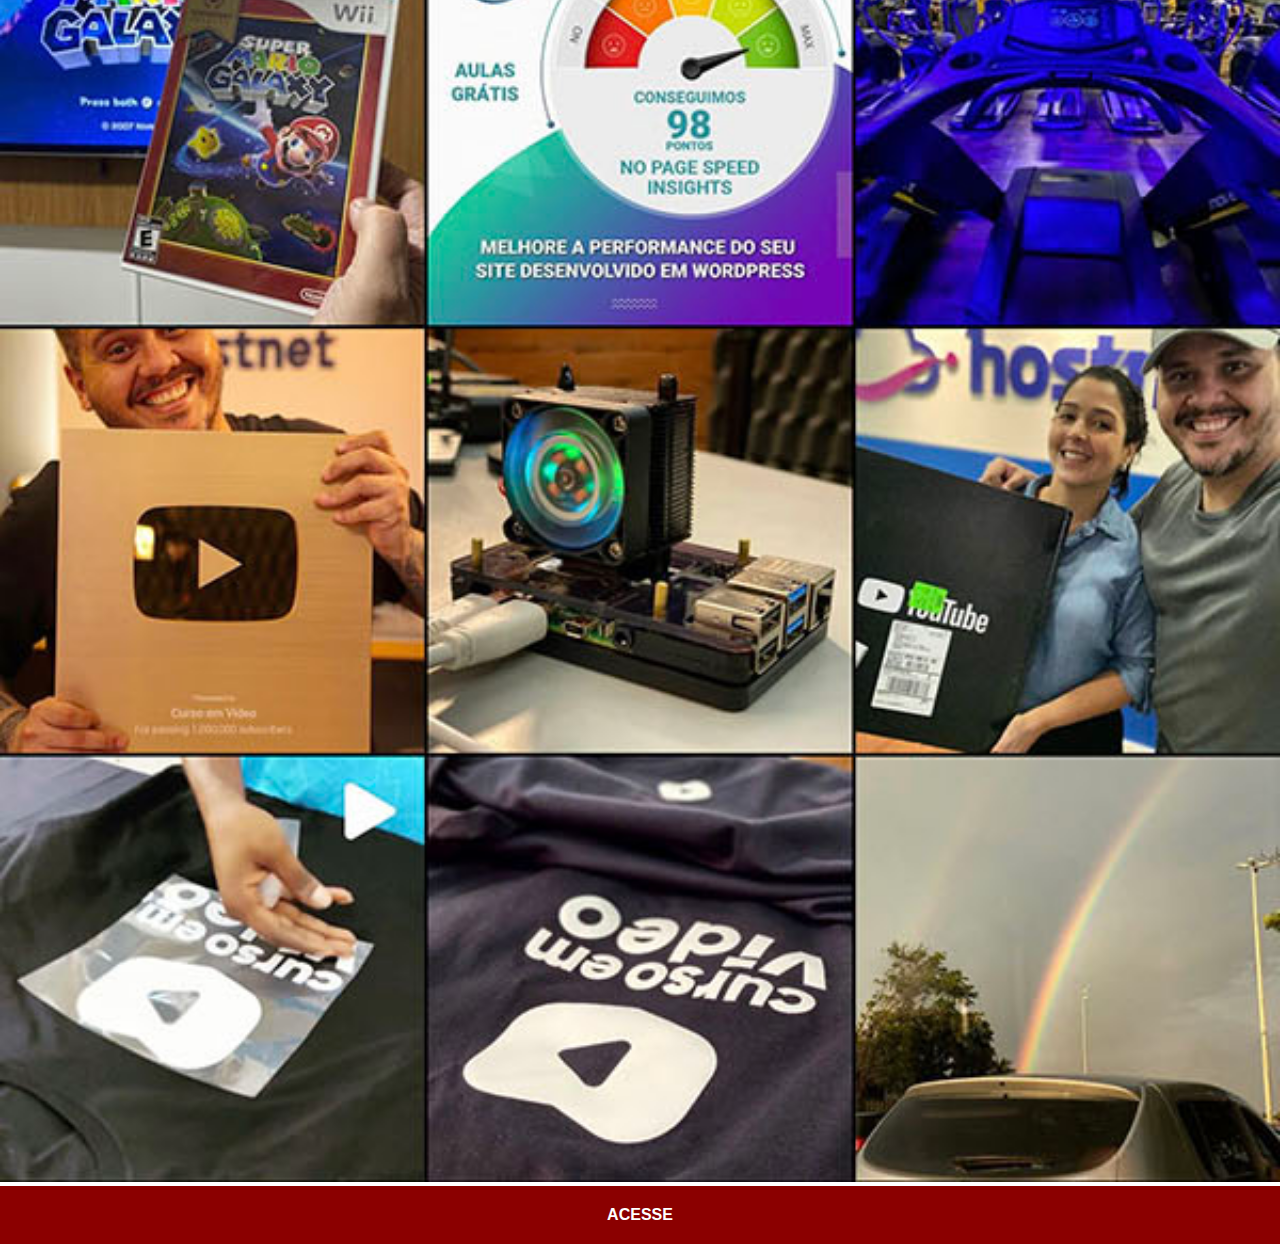
<file: instagram.html>
<!DOCTYPE html>
<html lang="en">
<head>
    <meta charset="UTF-8">
    <meta http-equiv="X-UA-Compatible" content="IE=edge">
    <meta name="viewport" content="width=device-width, initial-scale=1.0">
    <link rel="stylesheet" href="telaimagens.css">
    <title>Instagram</title>
</head>
<body>
    <img src="imagens/tela-instagram.jpg" alt="Instagram">
    <a href="https://www.instagram.com/" target="_blank">ACESSE</a>
</body>
</html>
</file>
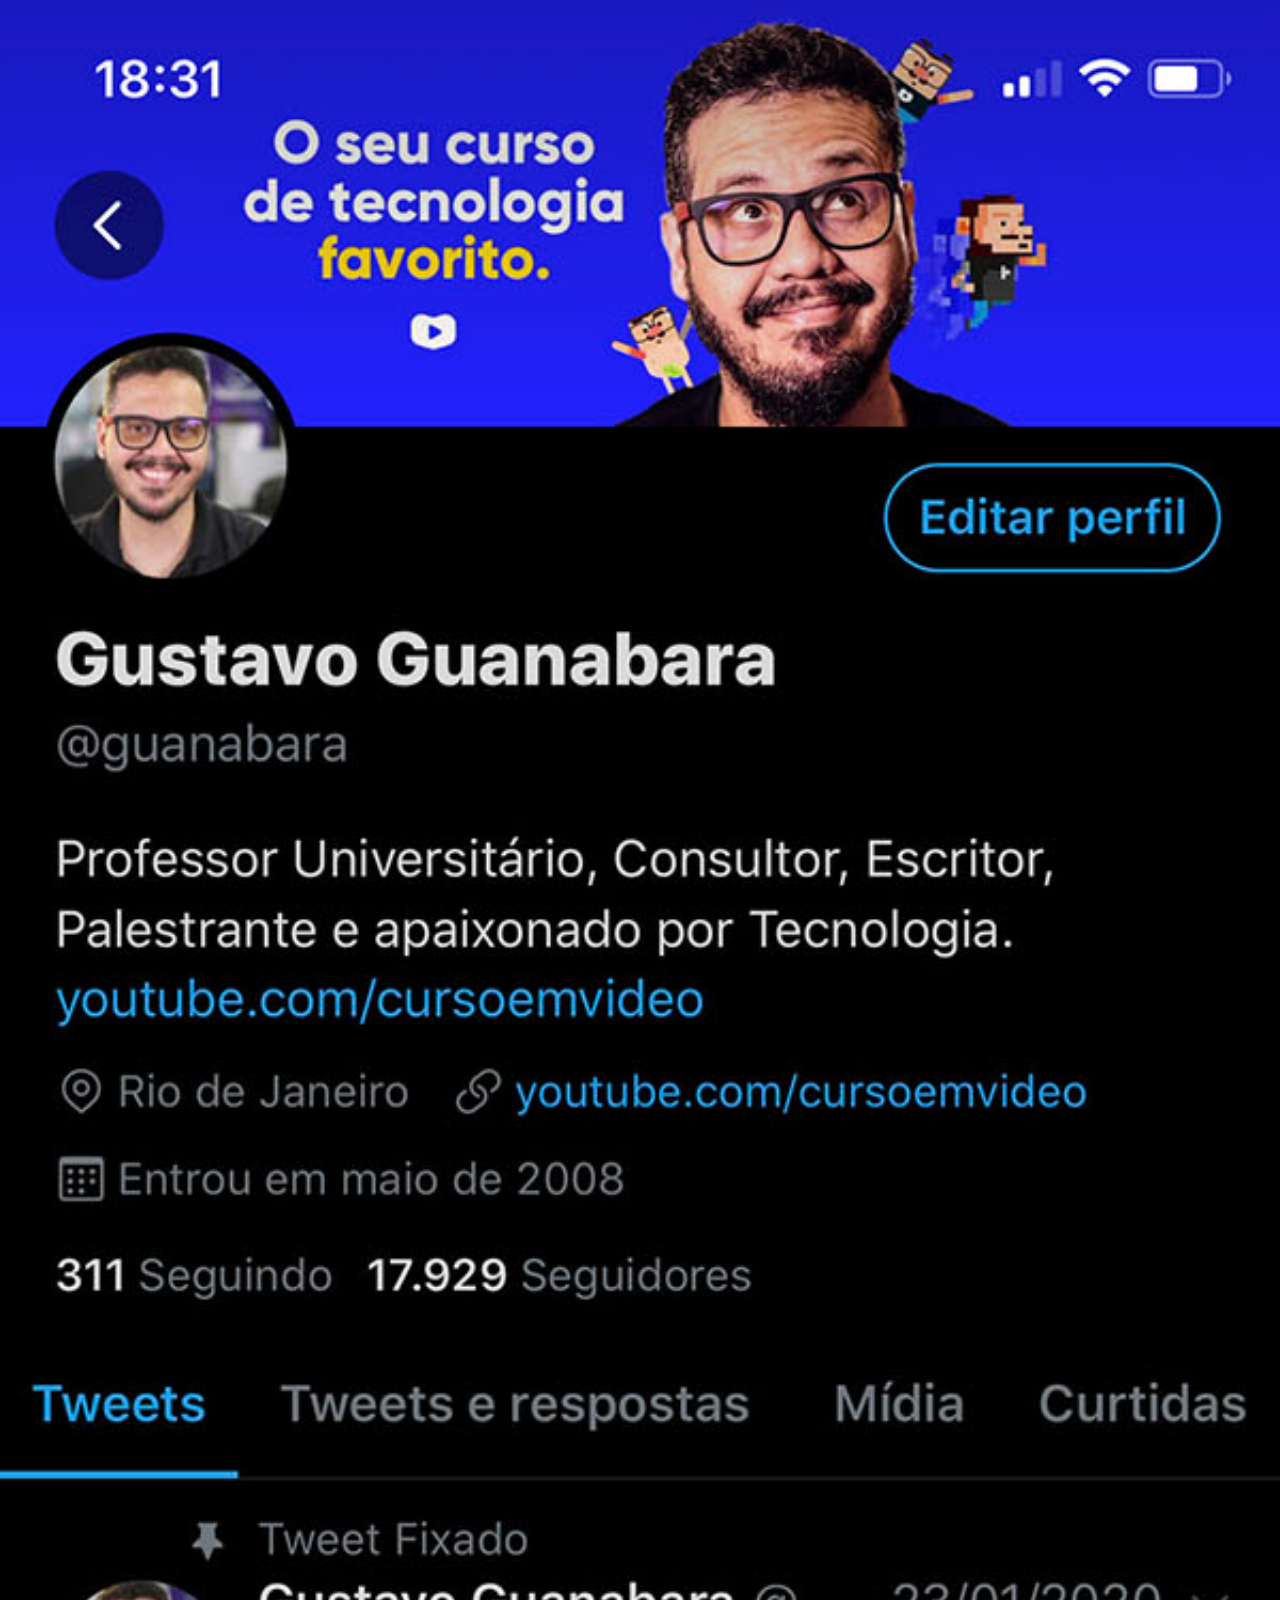
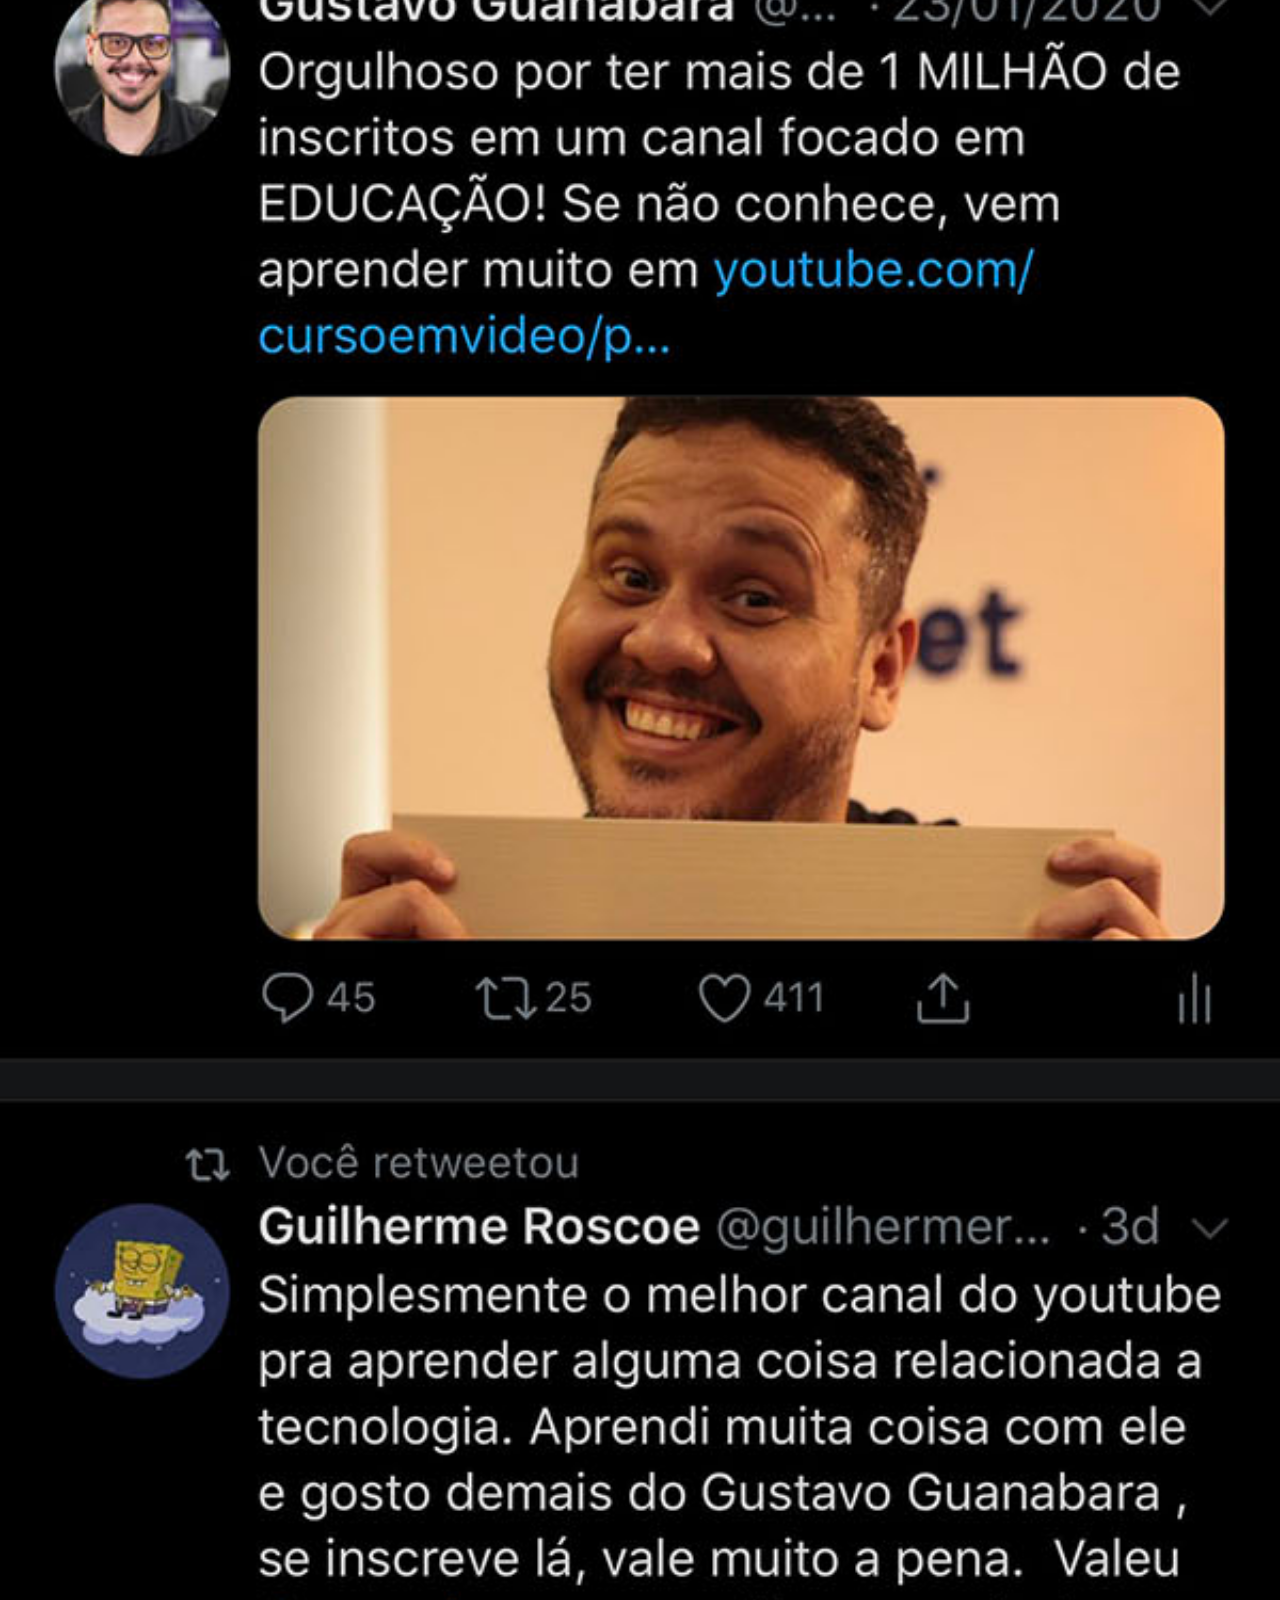
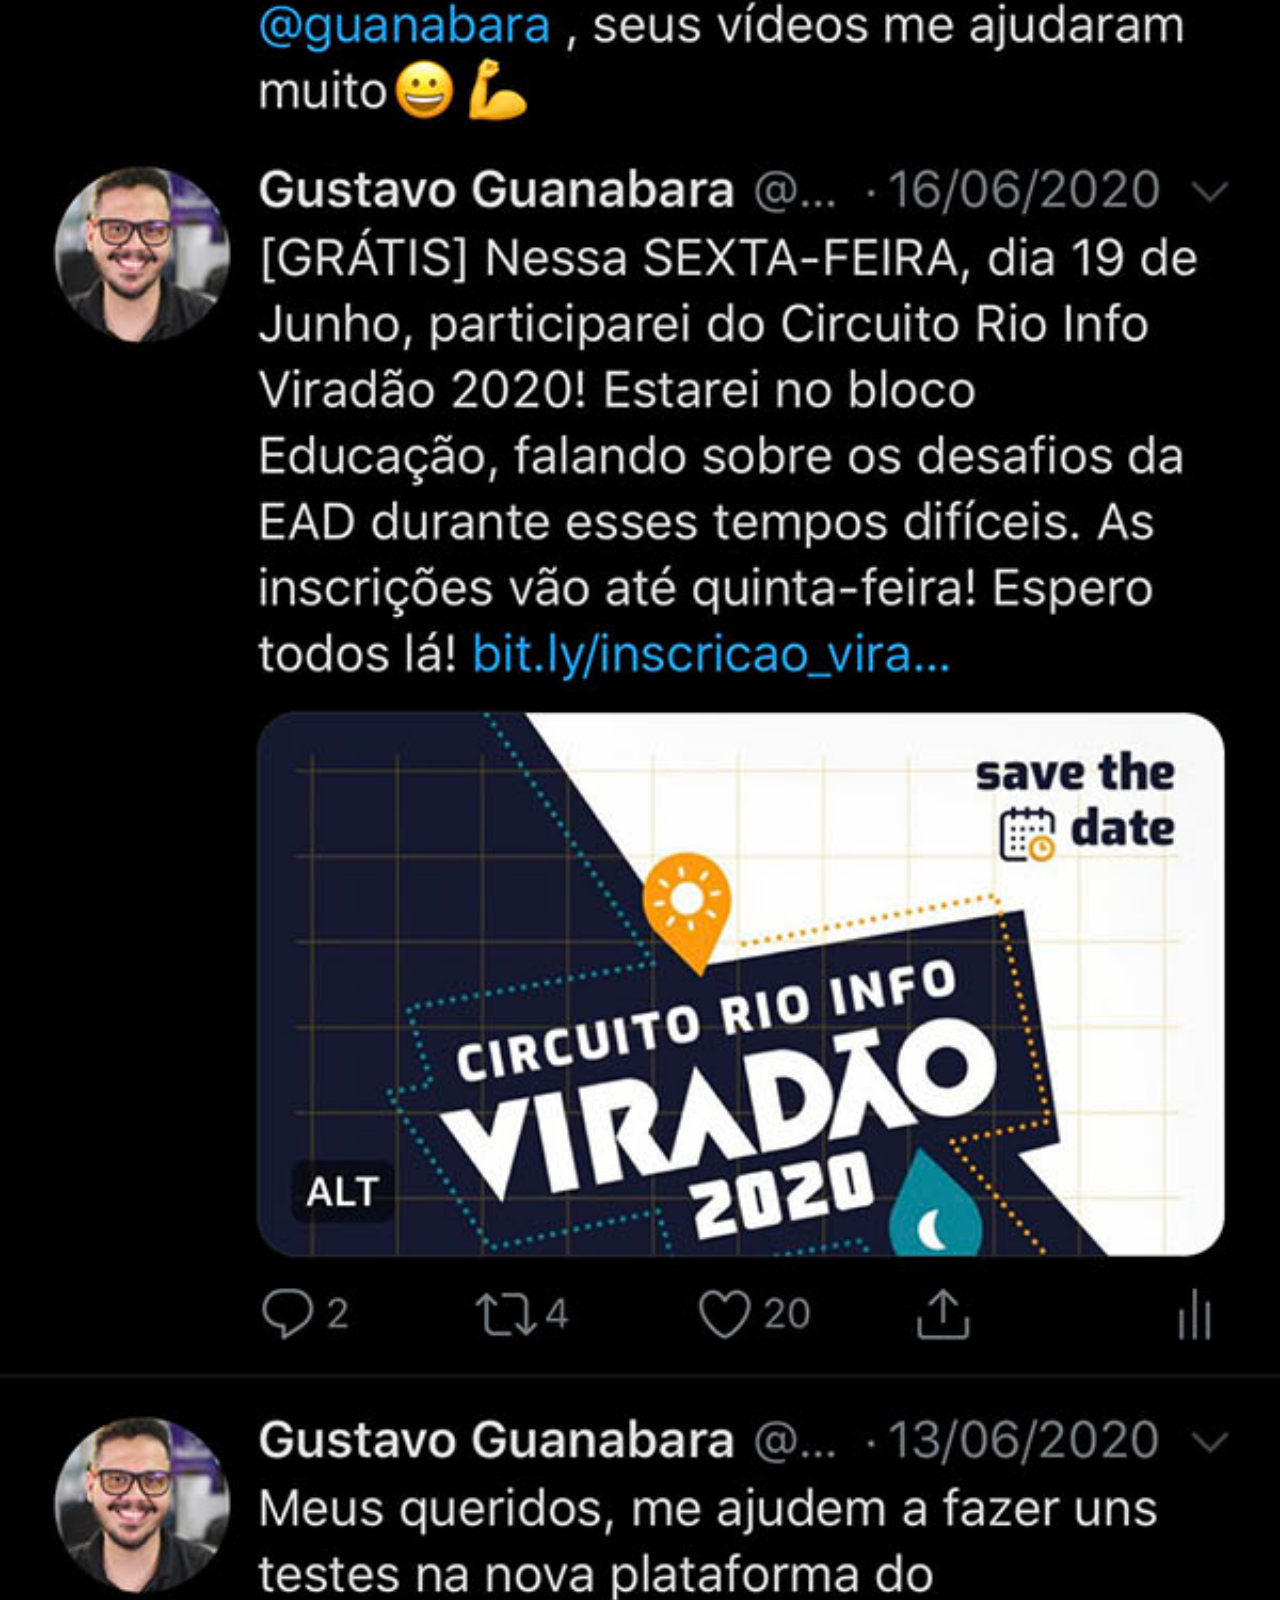
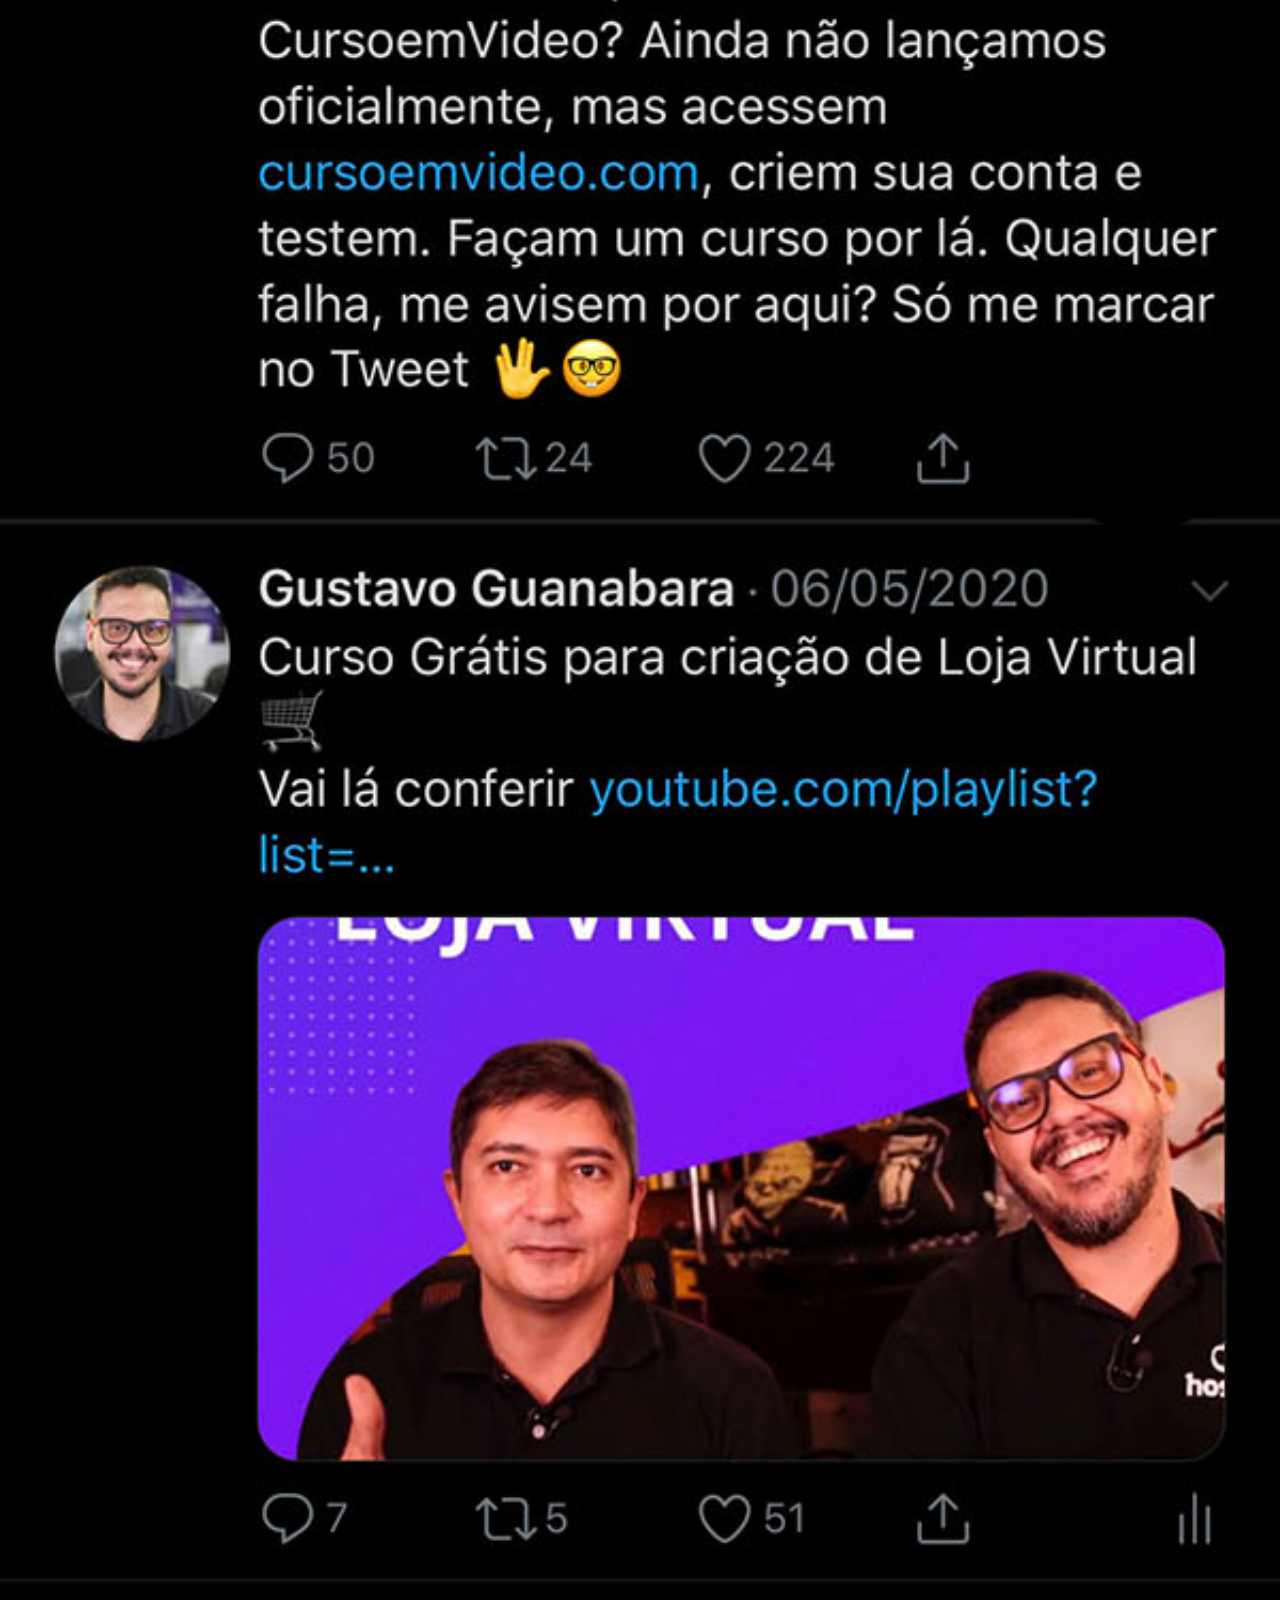
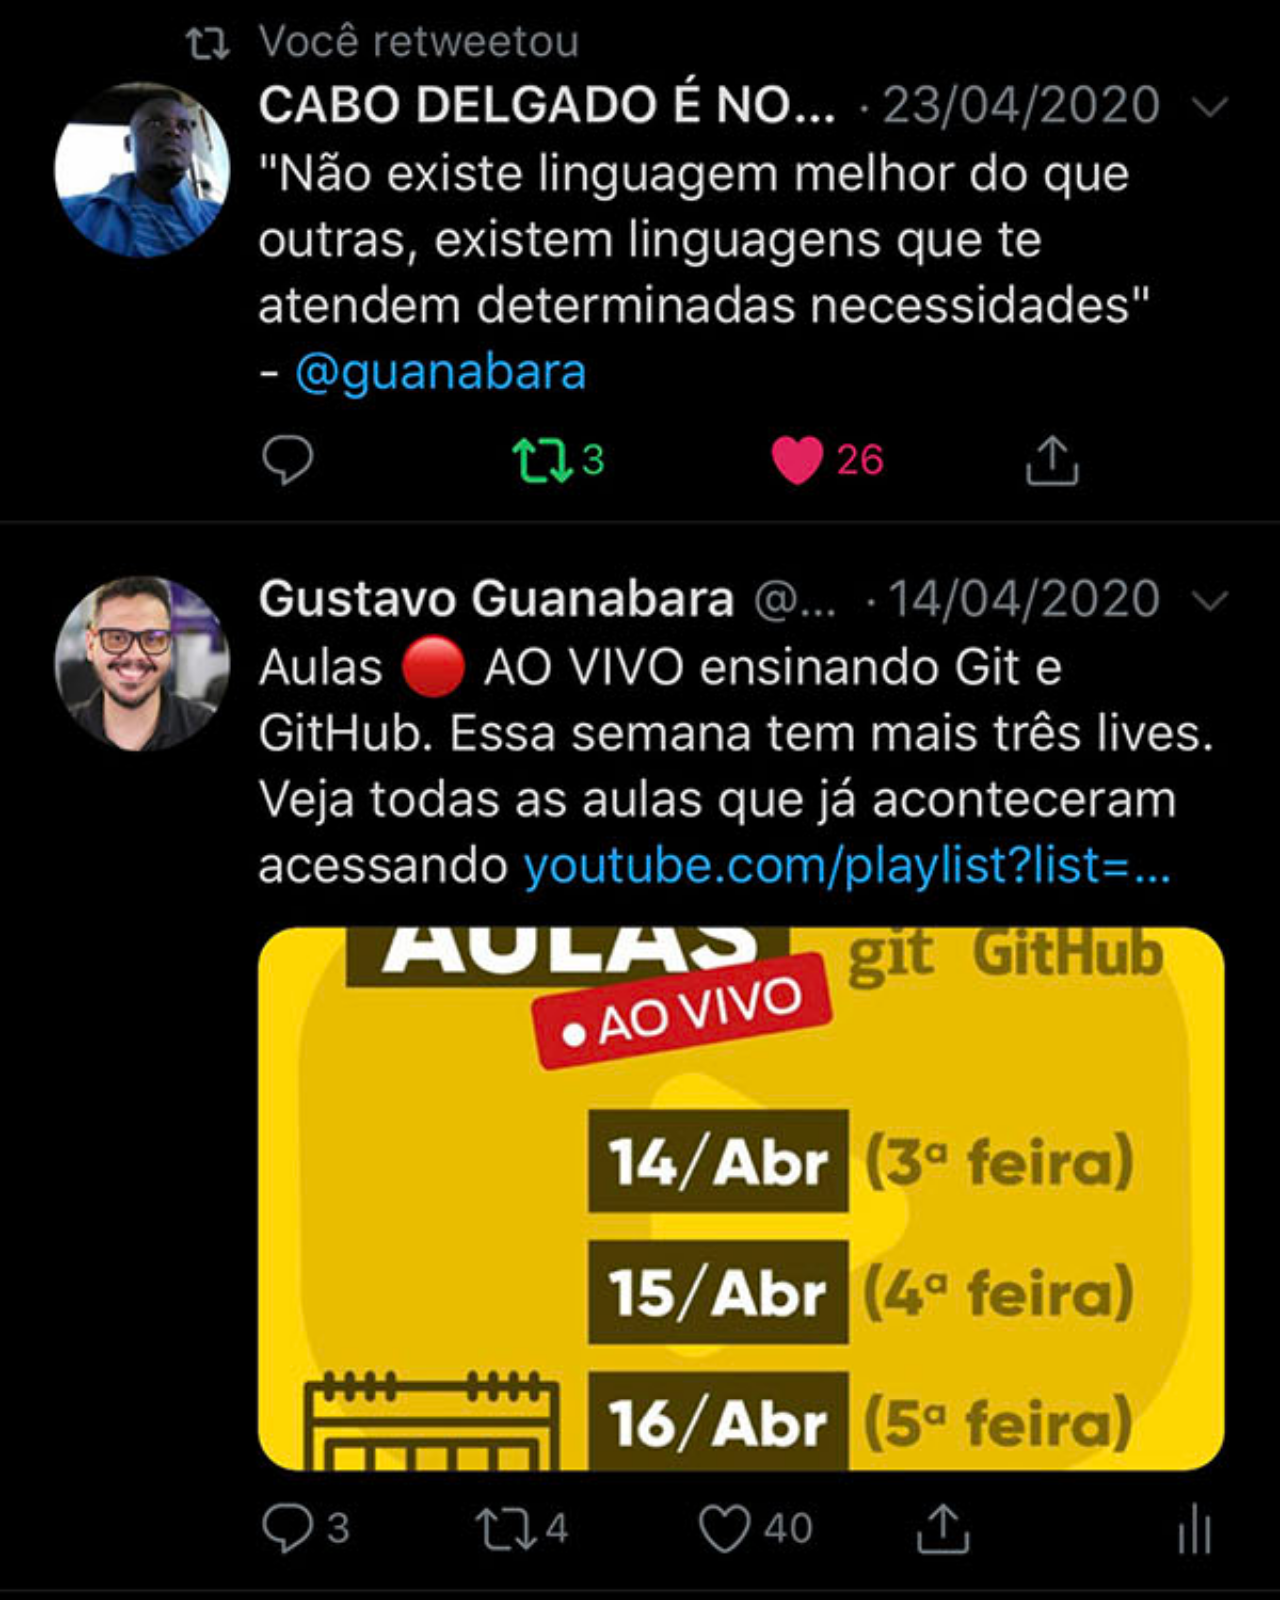
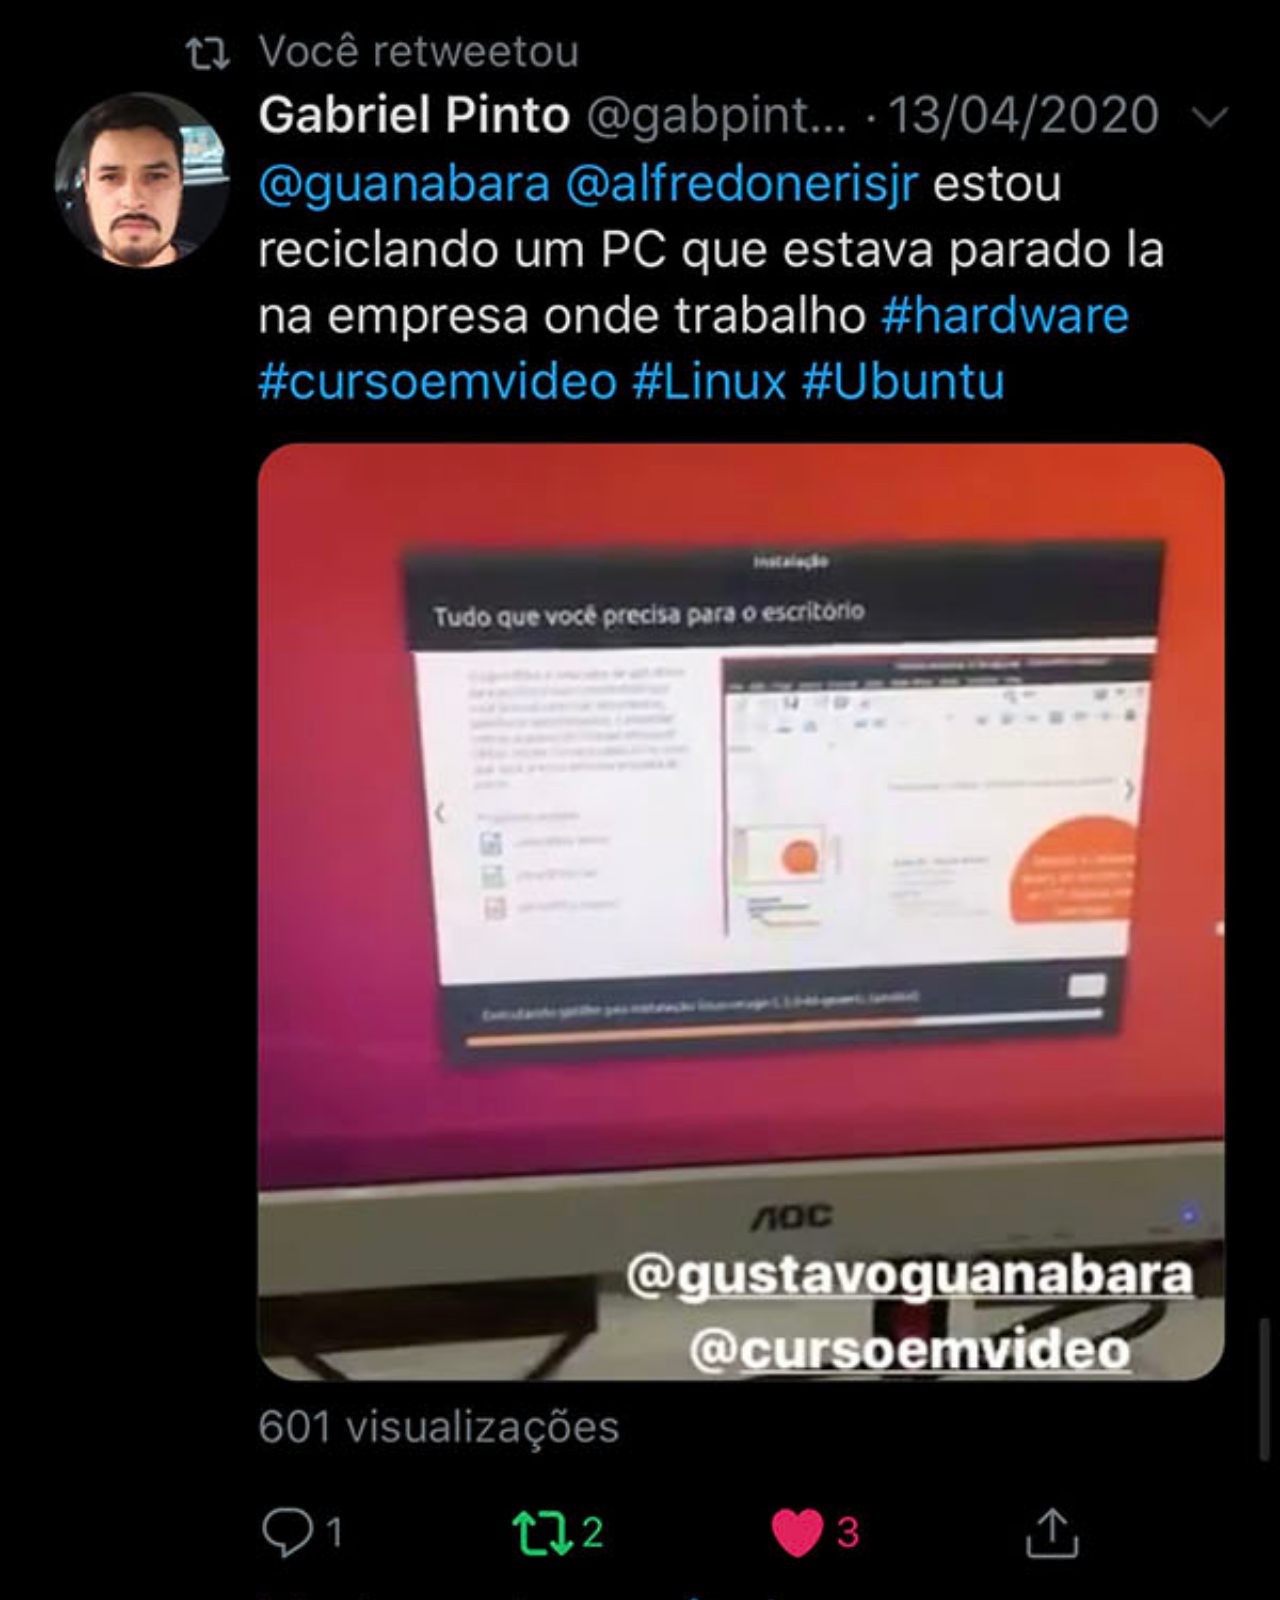
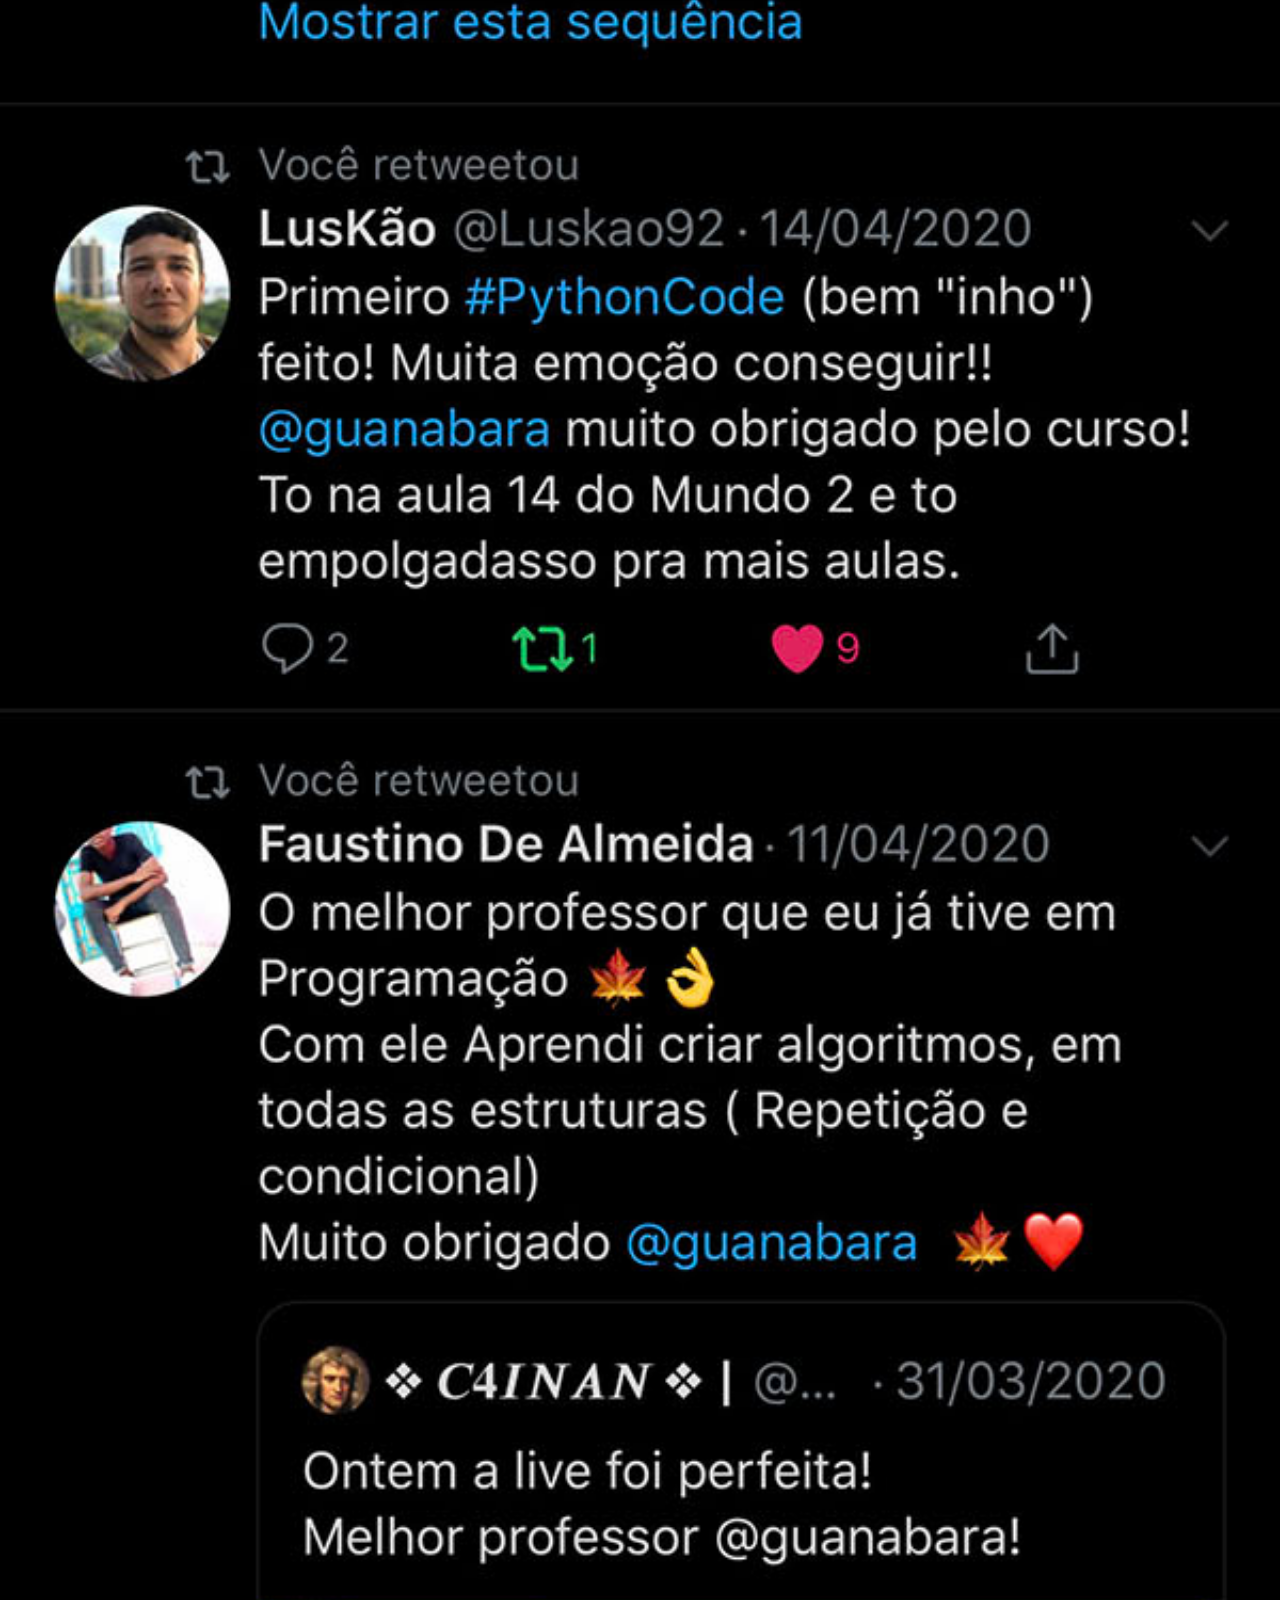
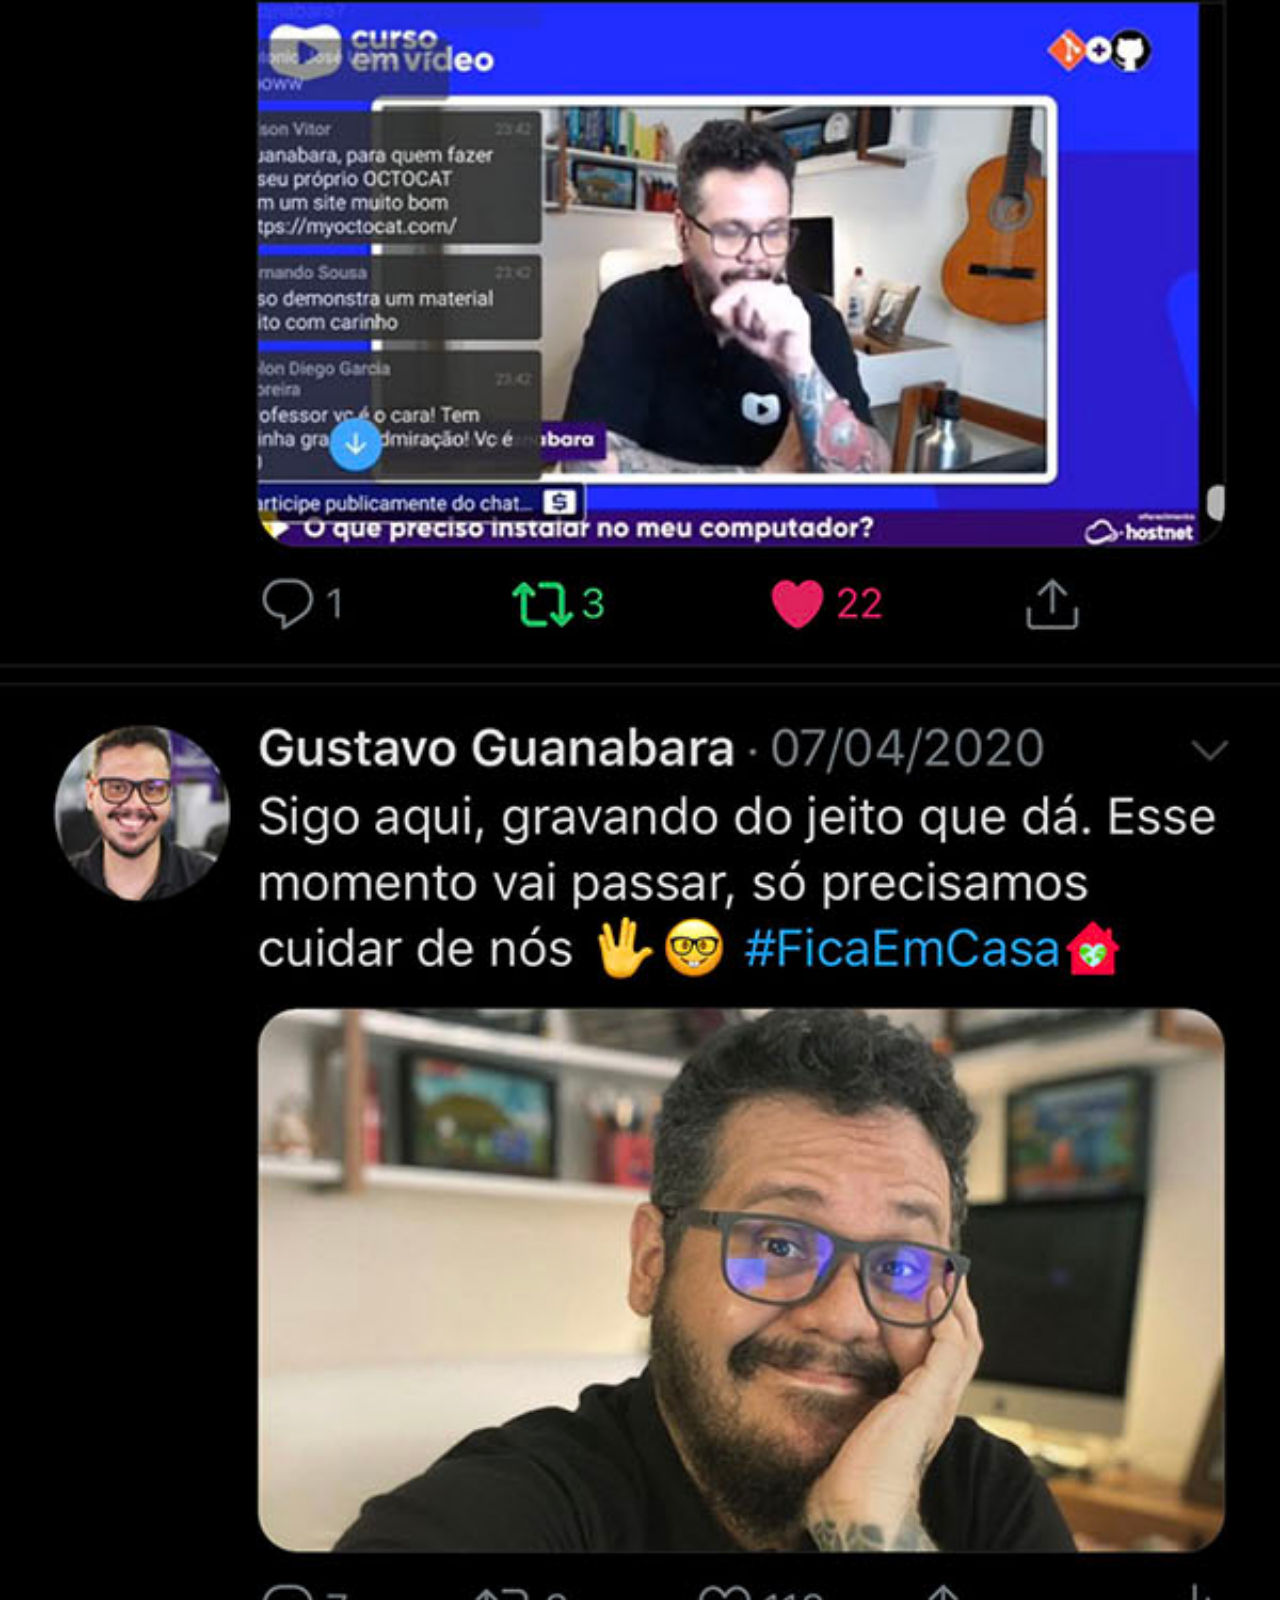
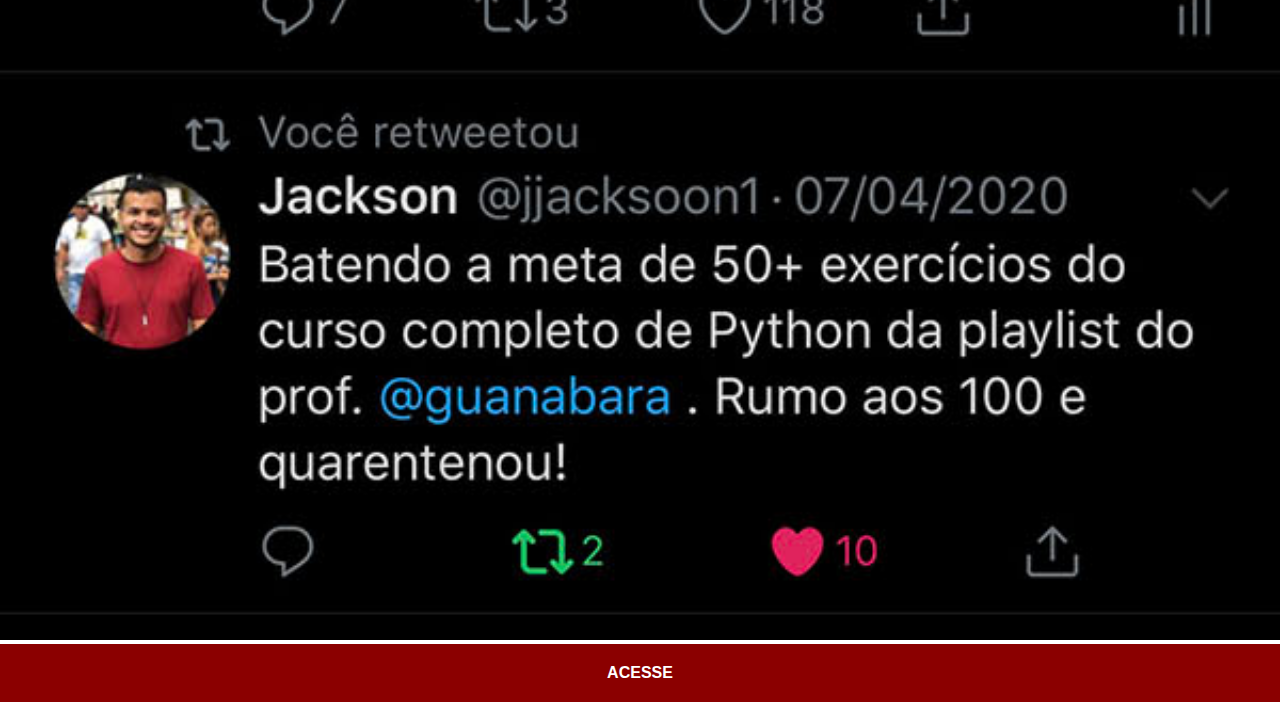
<file: twitter.html>
<!DOCTYPE html>
<html lang="en">
<head>
    <meta charset="UTF-8">
    <meta http-equiv="X-UA-Compatible" content="IE=edge">
    <meta name="viewport" content="width=device-width, initial-scale=1.0">
    <link rel="stylesheet" href="telaimagens.css">
    <title>Twitter</title>
</head>
<body>
    <img src="imagens/tela-twitter.jpg" alt="Twitter">
    <a href="https://www.twitter.com" target="_blank">ACESSE</a>
</body>
</html>
</file>
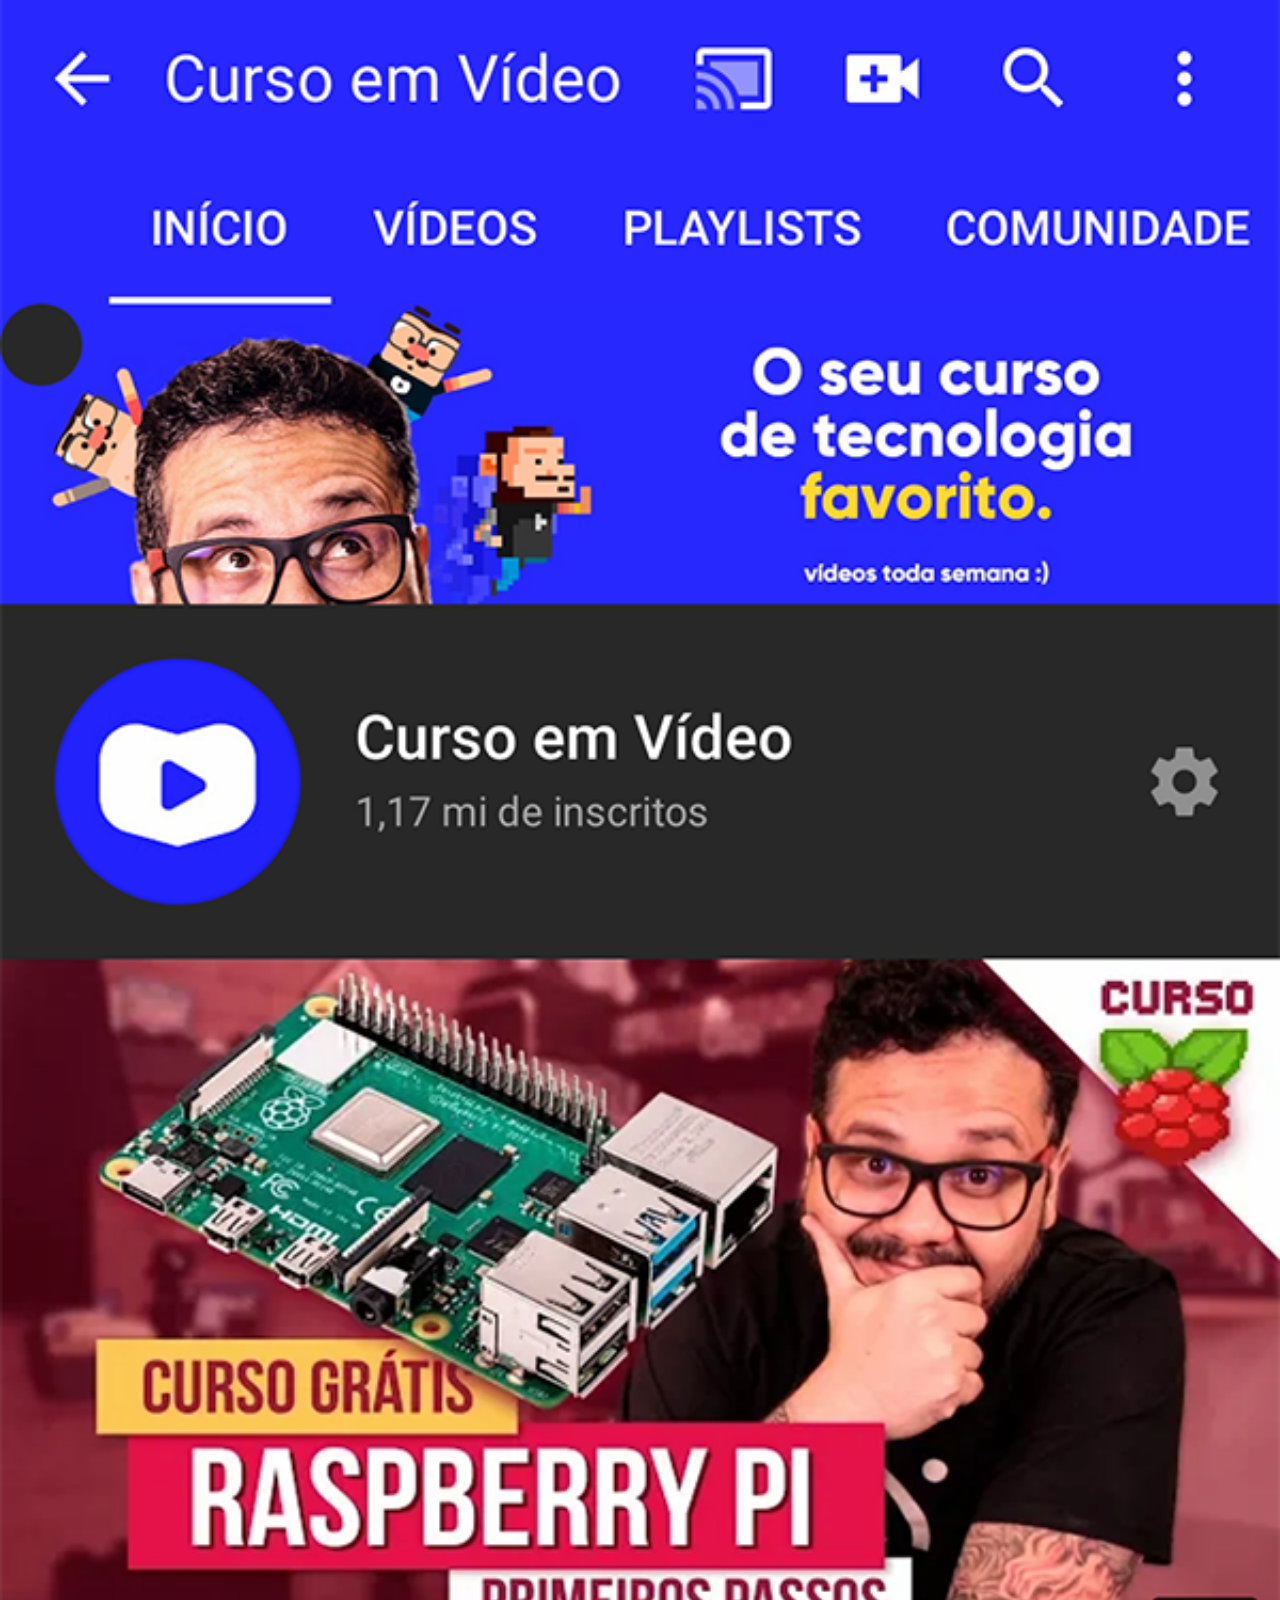
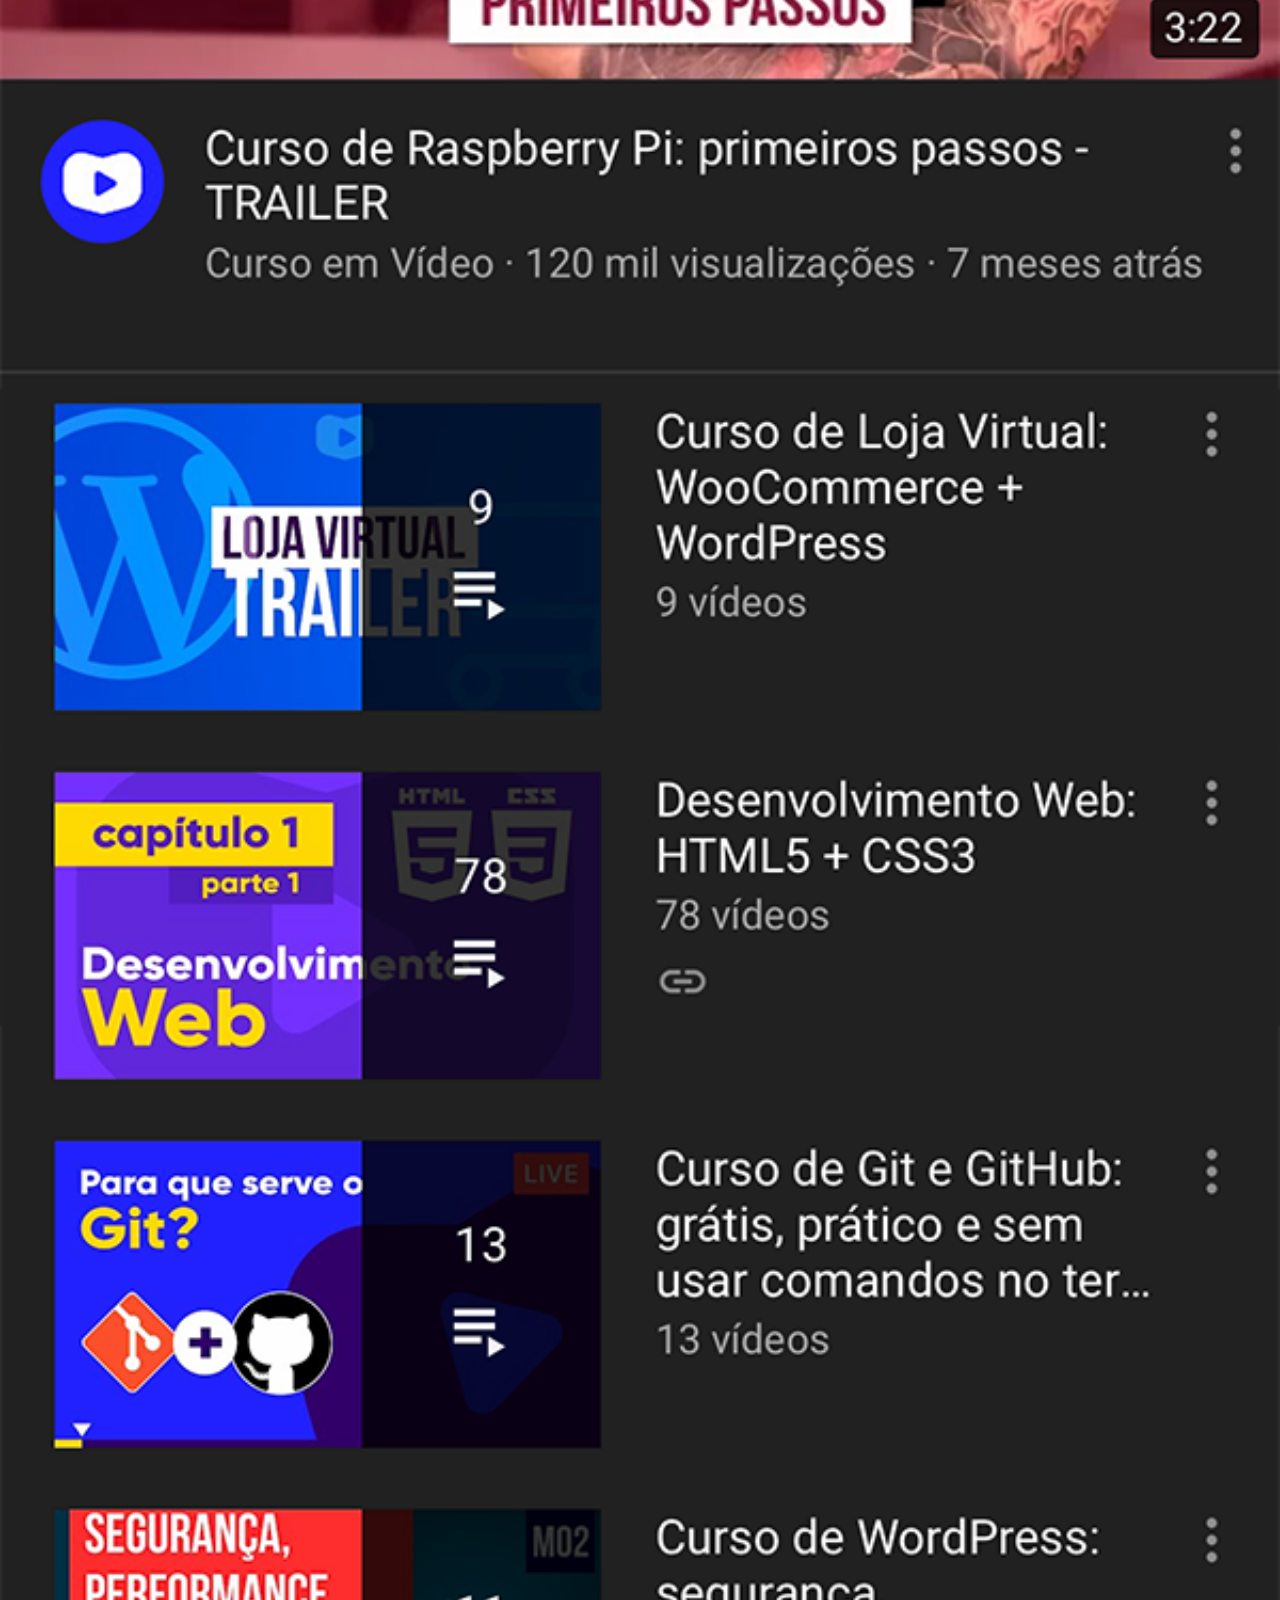
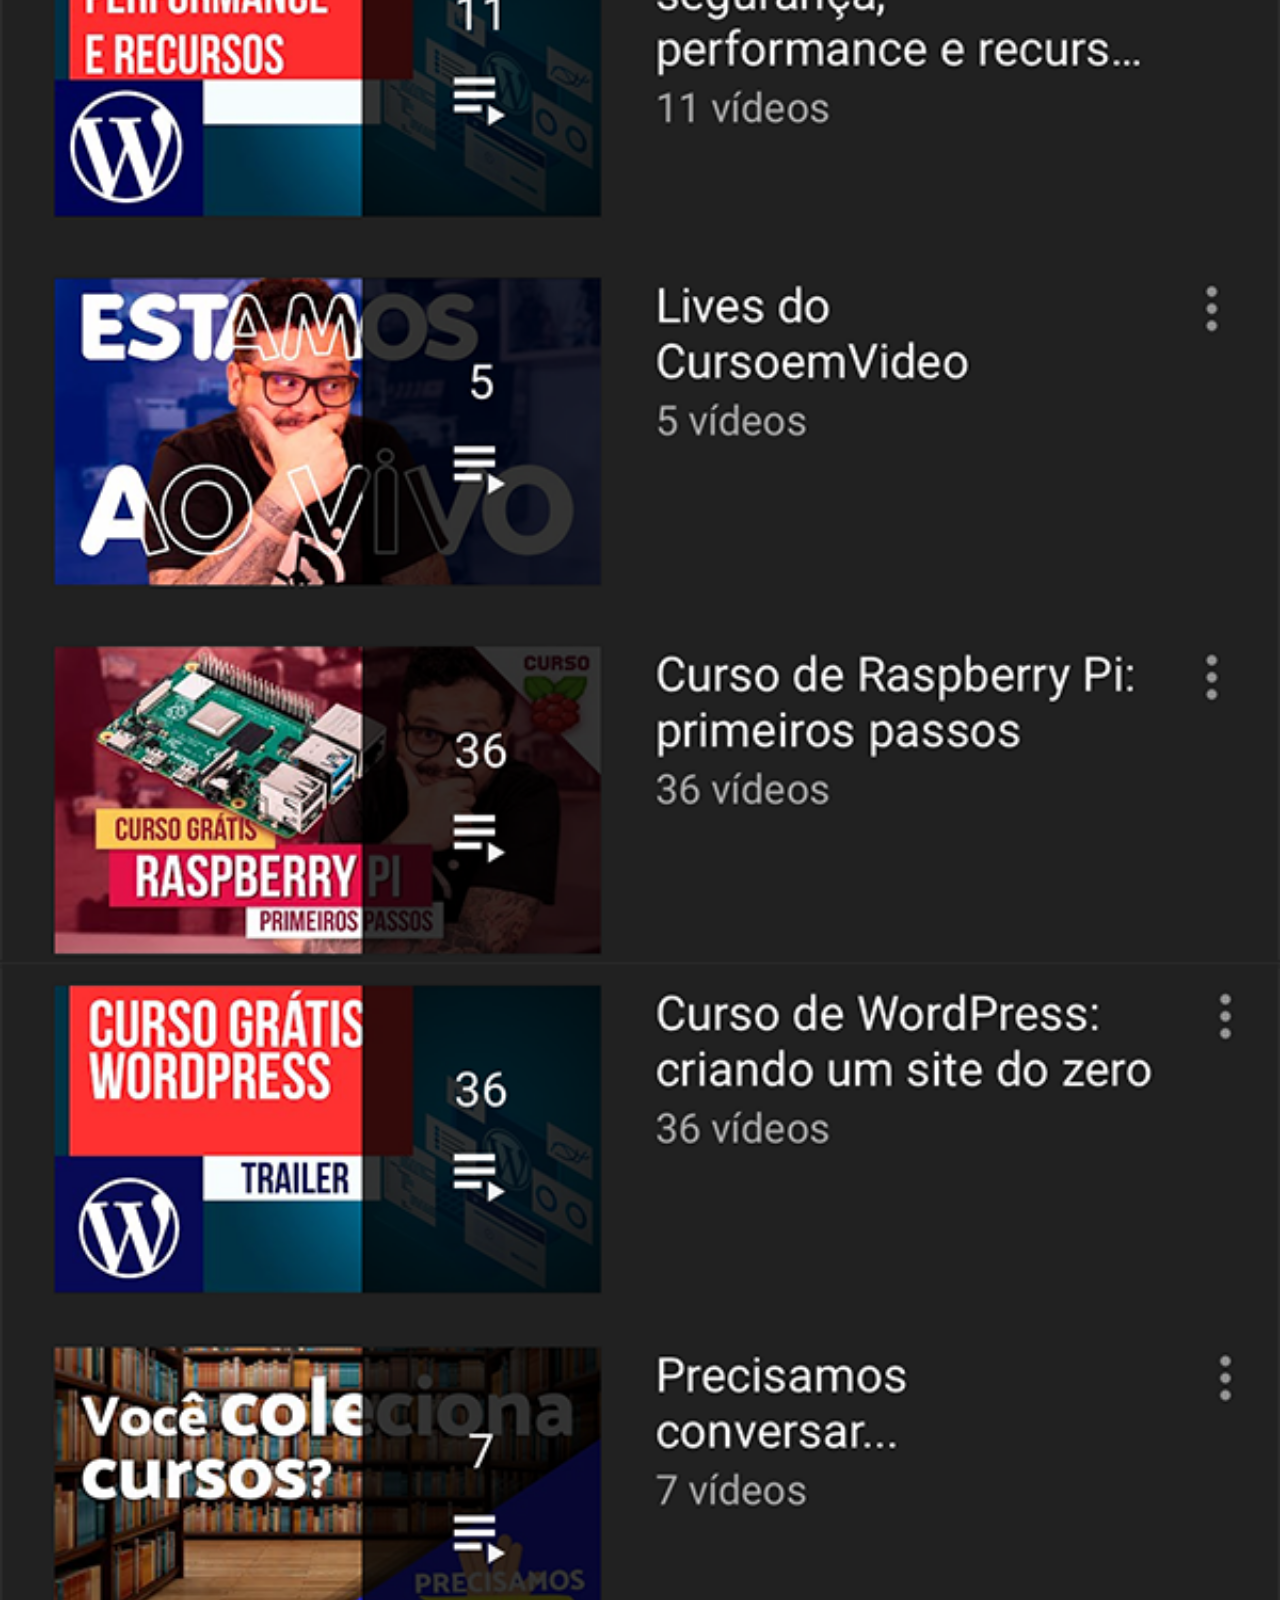
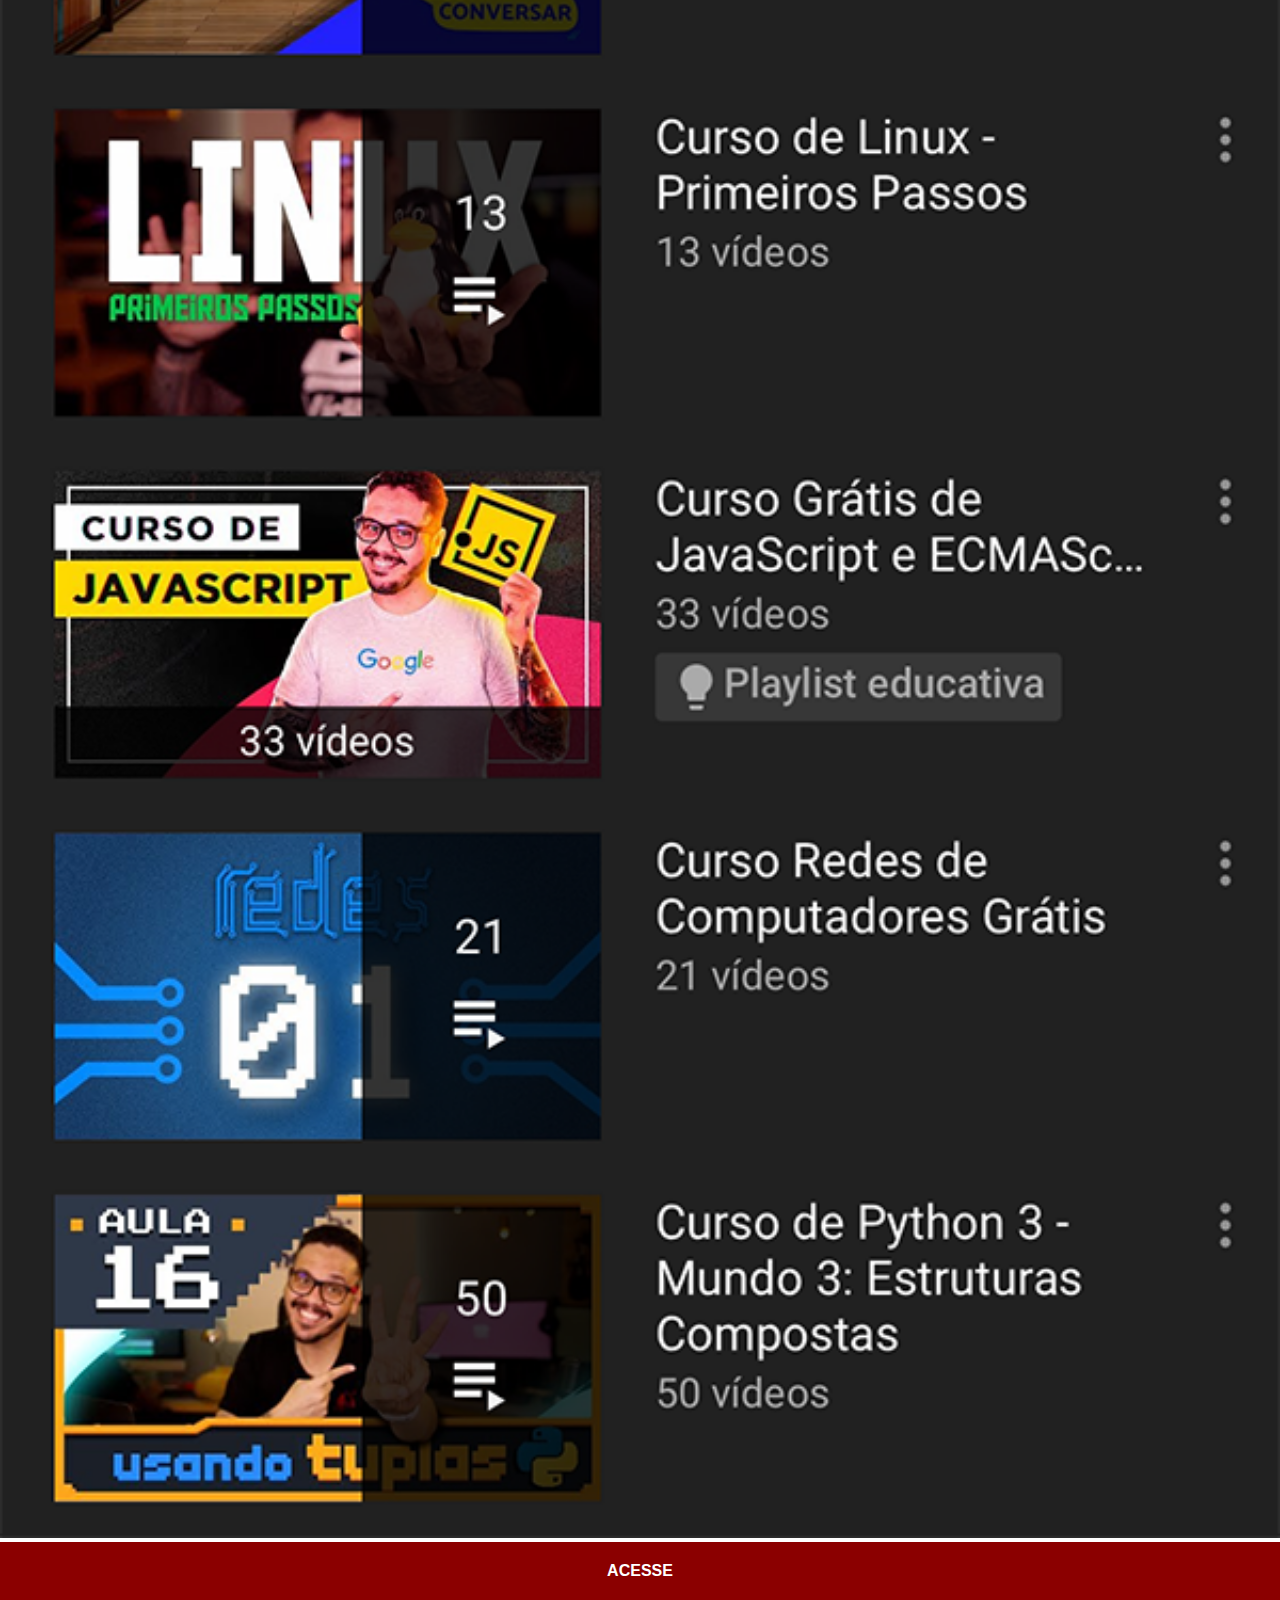
<file: youtube.html>
<!DOCTYPE html>
<html lang="en">
<head>
    <meta charset="UTF-8">
    <meta http-equiv="X-UA-Compatible" content="IE=edge">
    <meta name="viewport" content="width=device-width, initial-scale=1.0">
    <link rel="stylesheet" href="telaimagens.css">
    <title>YouTube</title>
</head>
<body>
    <img src="imagens/tela-youtube.png" alt="YouTube">
    <a href="https://www.youtube.com/user/cursosemvideo" target="_blank">ACESSE</a>
</body>
</html>
</file>
<file: estilos/style.css>
@charset "UTF-8";
*{
    margin: 0;
    padding: 0;
    font-family: Arial, Helvetica, sans-serif;

}
html, body{
    height: 100vh;
    width: 100vw;
}
body{
    background: url('../imagens/fundo-madeira.jpg') no-repeat top center;
    background-size: cover;
    background-attachment: fixed;
}
main{
    height: 100vh;
    position: relative;

}
section#telefone{
    position: absolute;
    top: 50%;
    left: 50%;
    transform: translate(-50%, -50%);

    background: url('../imagens/frame-iphone.png') no-repeat;
    height: 627px;
    width: 311px;
}
iframe#tela{
    position: relative;
    top: 81px;
    left: 23px;
    width: 265px;
    height: 469px;

}
section#redes-sociais{
    text-align: right;
}
section#redes-sociais img{
    width: 50px;
    height: 50px;
    margin: 10px;
    border-radius: 50%;
    box-shadow: 2px 2px 5px rgba(0, 0, 0, 0.50);
    box-sizing: border-box

}
#redes-sociais img:hover{
    border: 2px solid rgba(255, 255, 255, 0.629);
    transform: translate(-3px, -3px);
    box-shadow: 5px 5px 10px rgba(0,0,0,0.5);
    transition: transform 0.3s, border 0.35s;
}
</file>
<file: telaimagens.css>
@charset "UTF-8";
    *{
        margin: 0px;
        padding: 0px;
        font-family: Arial, Helvetica, sans-serif;
    }
    ::-webkit-scrollbar{
        width: 0px;
        height: 0px
    }
    img{
        width: 100vw;
        
    }
    a{
        display: block;
        background-color: darkred;
        padding: 20px;
        text-align: center;
        color: white;
        text-decoration: none;
        font-weight: bolder;
    }
    a:hover{
        background-color: red;
    }
</file>
